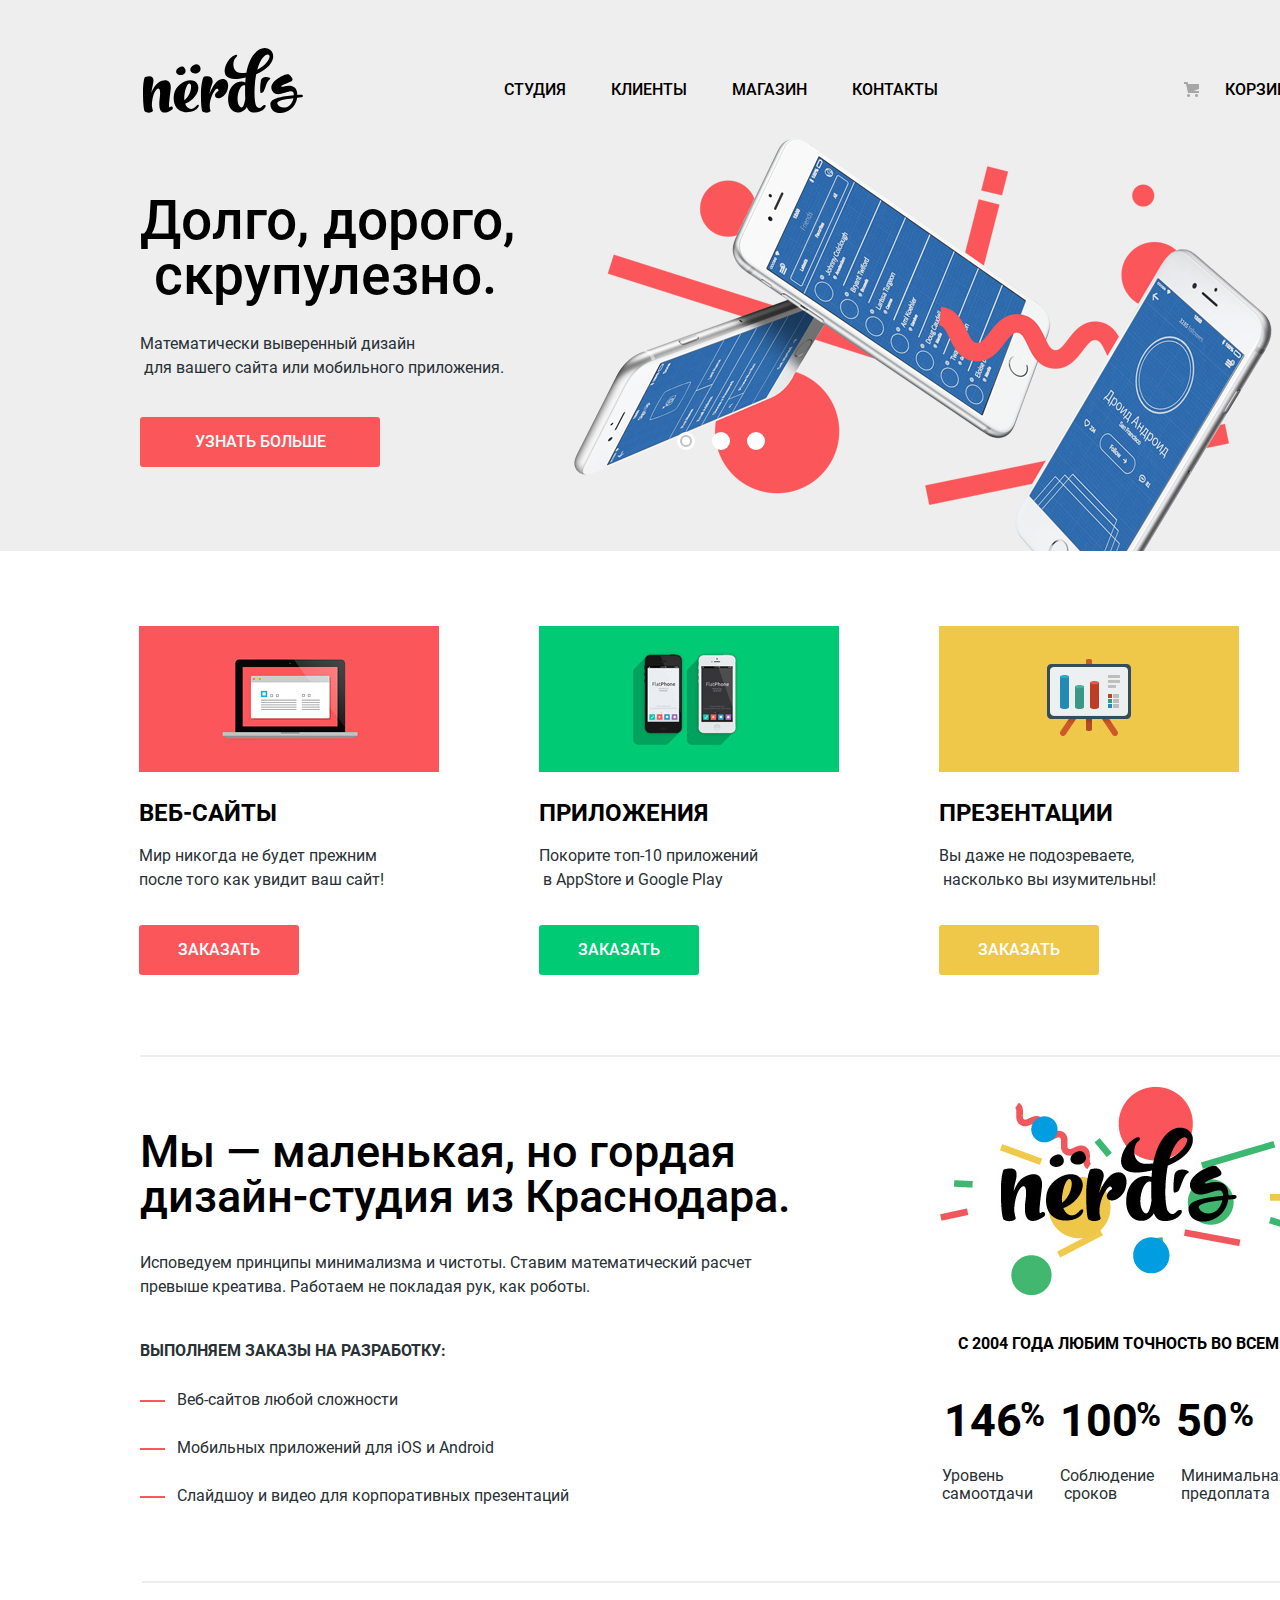
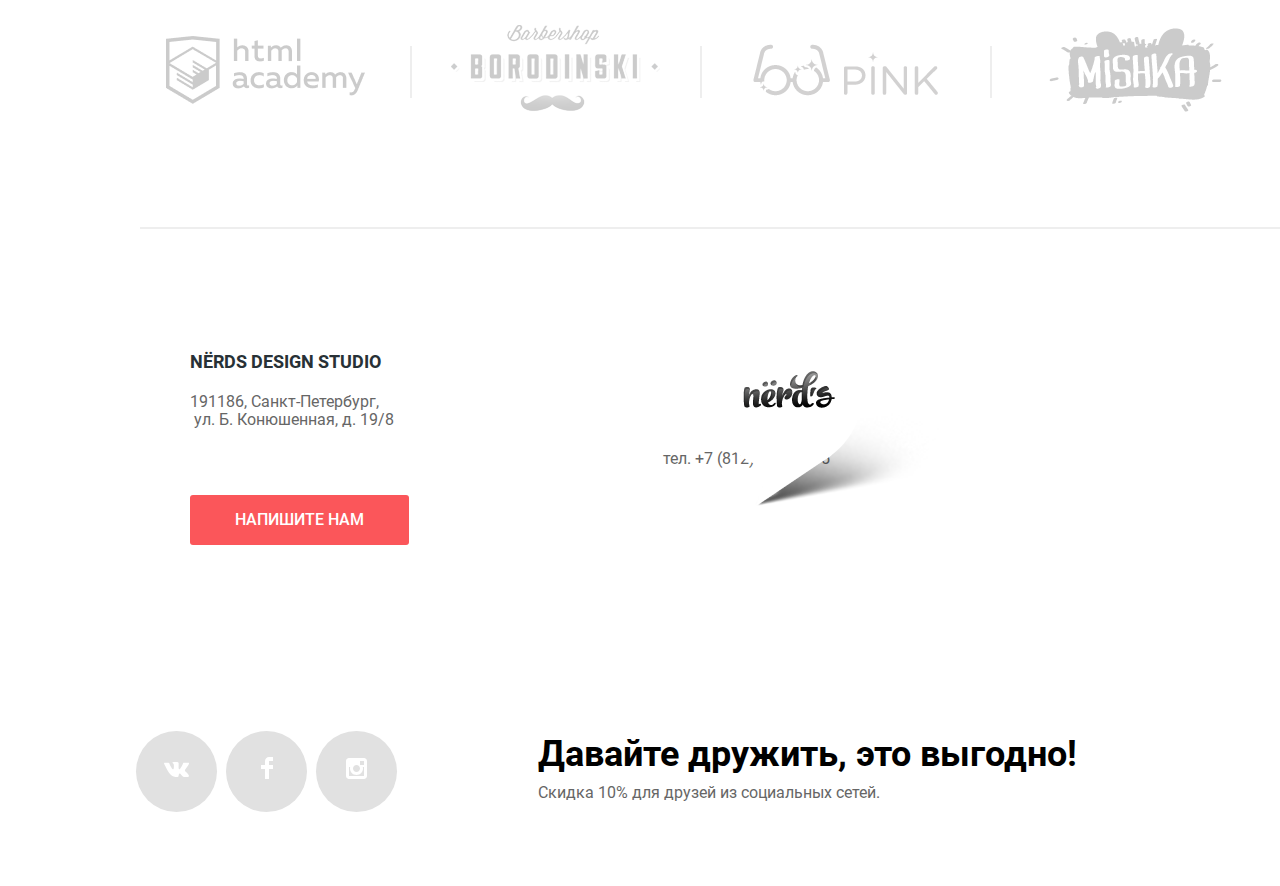
<file: index.html>
<!DOCTYPE HTML>
<html class="page" lang="ru">
<head>
  <meta charset="utf-8">
  <title>Проект Nerds</title>
  <link rel="stylesheet" href="css/normalize.css">
  <link rel="stylesheet" href="css/style.css">
  <link rel="icon" href="favicon.ico">
</head>
<body class="page-body">
<header class="main-header">
  <nav class="main-nav">
    <div class="main-nav-wrapper">
      <div class="container">
        <a class="main-logo" href="index.html">
          <svg xmlns="http://www.w3.org/2000/svg" width="160" height="66" viewBox="0 0 160 66" fill="none">
            <path fill-rule="evenodd" clip-rule="evenodd"
                  d="M48.031 24.783C51.682 28.757 59.647 25.158 57.062 19.861C55.336 16.305 52.75 17.13 50.904 18.041C47.208 19.82 46.509 23.088 48.031 24.783ZM42.105 22.002C44.481 26.868 37.168 30.173 33.813 26.523C32.415 24.968 33.058 21.963 36.449 20.33C38.146 19.494 40.522 18.734 42.105 22.002ZM157.936 50.374C156.715 50.5332 155.442 50.6425 154.221 50.7474L154.179 50.751V50.807C151.764 68.171 127.991 71.038 127.4 57.406C127.131 51.239 138.993 49.456 150.798 48.318C151.007 42.9112 147.233 44.1234 142.648 45.5959C137.829 47.1437 132.115 48.979 129.19 43.717C124.171 34.692 143.822 25.779 145.918 27.615C152.271 33.1766 149.4 34.2063 144.727 35.8824L144.539 35.95C135.049 39.36 138.748 40.057 140.028 39.676C147.597 37.423 154.394 38.636 154.34 47.993C154.955 47.9419 155.557 47.9025 156.154 47.8634L156.154 47.8634C156.807 47.8207 157.452 47.7784 158.097 47.722C160.403 47.507 160.564 50.157 157.936 50.374ZM150.422 51.13C141.298 52.158 133.409 53.566 134.269 56.485C135.985 62.058 147.846 63.303 150.422 51.13ZM117.79 34.23C116.975 39.88 116.996 45.881 117.678 45.918C118.012 45.937 119.982 45.572 120.617 44.411C121.226 43.2934 121.794 41.7543 122.388 40.141L122.388 40.1409L122.388 40.1409L122.388 40.1408L122.388 40.1407L122.388 40.1406L122.388 40.1405C123.586 36.8907 124.895 33.3397 126.883 32.324C129.725 30.873 118.795 27.279 117.79 34.23ZM28.883 62.666C20.964 68.004 14.664 66.825 16.671 51.818C18.121 40.914 15.723 40.297 13.549 42.376C10.704 45.073 8.921 52.099 8.865 58.788C9.12323 60.3951 9.45828 61.9889 9.869 63.564C10.203 65.194 4.962 66.879 1.895 64.575C0.837 63.79 0 55.865 0 45.131C0 36.307 1.171 30.236 2.23 29.956C10.259 27.765 11.542 31.304 9.813 37.937C9.12537 40.5343 8.65871 43.1851 8.418 45.861C10.091 41.197 12.489 37.376 15.221 35.688C22.637 31.024 28.826 33.215 27.655 42.489C25.648 59.069 25.481 61.316 27.265 60.024C29.496 58.45 30.945 61.262 28.883 62.666ZM41.766 65.142C47.176 65.761 52.807 64.074 54.982 60.59C56.821 57.667 55.316 56.655 53.197 59.015C48.737 64.131 44.109 61.826 42.158 56.655L42.66 56.487C52.082 52.721 57.992 42.493 54.257 36.704C49.126 28.723 33.069 35.86 31.061 47.045C29.221 57.386 34.016 64.299 41.766 65.142ZM41.377 53.172C47.232 49.013 49.183 39.852 47.566 37.267C45.838 34.57 42.492 38.784 41.321 49.013C41.21 50.474 41.21 51.878 41.377 53.172ZM77.125 51.051C79.188 50.376 81.494 48.499 83.091 45.992C83.538 45.289 83.914 44.657 84.43 43.012C84.3675 43.2111 84.3915 43.1204 84.4509 42.8953C84.5588 42.4863 84.7839 41.6335 84.82 41.271C84.82 41.215 84.876 40.932 84.932 40.822C86.157 33.965 81.921 30.086 76.065 33.009C72.776 34.638 68.706 40.822 66.253 47.51C66.866 43.912 67.925 40.484 69.096 37.111C71.103 31.154 67.368 28.119 60.956 29.862C59.896 30.143 57.945 37.955 57.945 46.779C57.945 57.513 58.503 63.695 59.562 64.483C62.628 66.843 68.092 65.101 67.535 63.527C67.3189 62.9291 67.1554 62.3284 66.9926 61.7303L66.977 61.673C66.977 61.504 66.977 61.335 66.922 61.167C65.861 54.196 69.933 44.532 73.278 41.946C74.17 41.215 75.396 41.721 75.564 43.632C72.832 44.981 71.94 47.342 71.94 48.353C71.94 51.107 74.727 51.781 77.125 51.051Z"
                  fill="black"/>
            <path fill-rule="evenodd" clip-rule="evenodd"
                  d="M113.207 27.161C112.726 29.6539 112.354 32.1666 112.092 34.692C111.033 44.752 111.48 53.688 112.705 57.678C113.431 59.815 116.162 62.624 118.783 59.701C121.626 56.498 124.75 58.352 120.957 62.117C118.617 64.422 114.268 65.995 109.918 65.545C106.795 65.152 104.9 63.13 103.784 60.04C103.34 60.938 102.837 61.725 102.224 62.342C100.105 64.535 97.539 65.772 94.25 65.434C87.613 64.704 83.712 57.511 85.551 47.281C87.503 36.49 96.87 32.556 102.279 35.424C102.391 34.075 102.502 32.725 102.614 31.32C102.642 31.1795 102.655 31.039 102.669 30.8985C102.683 30.758 102.697 30.6175 102.724 30.477C101.079 30.8387 99.424 31.1575 97.762 31.433C73.787 35.423 82.04 15.864 87.894 10.75C94.53 5.017 95.254 8.895 93.191 10.188C89.511 12.548 87.894 26.093 98.432 26.093C100.161 26.093 101.778 25.981 103.394 25.812C106.685 7.49 116.665 -1.391 124.75 1.532C133.726 4.792 132.779 19.067 113.207 27.161ZM102.279 51.554C102.055 48.012 102.055 44.022 102.112 39.918C102.112 39.6576 102.127 39.3974 102.141 39.1449C102.155 38.9068 102.168 38.6754 102.168 38.457C98.822 36.939 95.533 42.11 94.695 49.249C93.749 57.622 97.483 62.062 99.603 60.04C101.22 58.409 102.056 53.237 102.279 51.554ZM126.365 8.389C124.581 5.747 118.058 8.951 114.267 22.721C123.802 18.167 127.593 10.299 126.365 8.389Z"
                  fill="black"/>
          </svg>
        </a>
        <ul class="nav-list">
          <li class="nav-item"><a href="blank.html">Студия
          </a></li>
          <li class="nav-item"><a class="nav-link" href="blank.html">Клиенты</a></li>
          <li class="nav-item"><a class="nav-link" href="catalog.html">Магазин</a></li>
          <li class="nav-item"><a class="nav-link" href="blank.html">Контакты</a></li>
        </ul>
        <div class="icon-cart">
          <a class="item-cart nav-link" href="blank.html">
            Корзина</a>
        </div>
      </div>
    </div>
  </nav>
</header>
<div class="main-slider-wrapper">
  <section class="slider">
    <h1 class="visually-hidden">Проект Нёрдс</h1>
    <h2 class="visually-hidden">Слайдер</h2>
    <div class="container">
      <ul class="slider-list">
        <li class="slide  slide-current">
          <div class="slide-about"><h3>Долго, дорого,<br> скрупулезно.</h3>
            <p>Математически выверенный дизайн<br> для вашего сайта или мобильного приложения.</p>
            <a class="slider-info" href="blank.html">УЗНАТЬ БОЛЬШЕ</a>
          </div>
          <div class="slide-img">
            <img src="img/nerds-index-slide1.png" width="760" height="430" alt="слайд с телефонами">
          </div>
        </li>
        <li class="slide ">
          <div class="slide-about"><h3>Любим математику как никто другой</h3>
            <p>Никакого креатива, только математические формулы<br>для расчета идеальных пропорций</p>
            <a class="slider-info" href="blank.html">УЗНАТЬ БОЛЬШЕ</a></div>
          <div class="slide-img"><img src="img/nerds-index-slide2.png" width="760" height="431"
                                      alt="слайд с мониторами">
          </div>
        </li>
        <li class="slide">
          <div class="slide-about"><h3>Только ночь,<br>только хардкор</h3>
            <p>Работать днем, как все? Мы против этого.<br>Ближе к полуночи работа только начинается.</p>
            <a class="slider-info" href="blank.html">УЗНАТЬ БОЛЬШЕ</a>
          </div>
          <div class="slide-img"><img src="img/nerds-index-slide3.png" width="760" height="431"
                                      alt="слайд с планшетами">
          </div>
        </li>
      </ul>
      <div class="slider-controls">
        <button class="controls current" type="button" aria-label="Первый слайд"><i></i></button>
        <button class="controls " type="button" aria-label="Второй слайд"><i></i></button>
        <button class="controls" type="button" aria-label="Третий слайд"><i></i></button>
      </div>
    </div>
  </section>
</div>
<section class="services">
  <h2 class="visually-hidden">Наши работы</h2>
  <div class="container">
    <ul class="services-list">
      <li class="services-web">
        <img src="img/illustration-1.jpg" width="300" height="146" alt="фото компьютера">
        <h3>Веб-сайты</h3>
        <p>Мир никогда не будет прежним<br>после того как увидит ваш сайт!</p>
        <a class="services-order" href="blank.html">заказать</a>
      </li>
      <li class="services-app">
        <img src="img/illustration-2.jpg" width="300" height="146" alt="фото телефонов">
        <h3>Приложения</h3>
        <p>Покорите топ-10 приложений<br> в AppStore и Google Play</p>
        <a class="services-order" href="blank.html">заказать</a>
      </li>
      <li class="services-presentetion">
        <img src="img/illustration-3.jpg" width="300" height="146" alt="фото экрана">
        <h3>Презентации</h3>
        <p>Вы даже не подозреваете,<br> насколько вы изумительны!</p>
        <a class="services-order" href="blank.html">заказать</a>
      </li>
    </ul>
  </div>
</section>

  <section class="advantages">
    <div class="container">
    <h2 class="visually-hidden">Преимушества</h2>
    <div class="advantages-info">
      <h3>Мы — маленькая, но гордая<br>дизайн-студия из Краснодара.</h3>
      <p>Исповедуем принципы минимализма и чистоты. Ставим математический расчет <br>превыше креатива. Работаем не
        покладая рук, как роботы.</p>
      <strong>Выполняем заказы на разработку:</strong>
      <ul class="info-list">
        <li class="info-item"> Веб-сайтов любой сложности</li>
        <li class="info-item"> Мобильных приложений для iOS и Android</li>
        <li class="info-item"> Слайдшоу и видео для корпоративных презентаций</li>
      </ul>
    </div>
    <div class="advantages-statistick">
      <img src="img/nerds-illustration1.png" width="360" height="208" alt="логотип Нердс">
      <table class="table">
        <caption class="caption"><b>с 2004 года Любим точность во всем:</b></caption>
        <thead class="thead">
        <tr>
          <td><b>146 <sup class="sup">%</sup></b></td>
          <td><b>100 <sup class="sup">%</sup></b></td>
          <td><b>50 <sup class="sup">%</sup></b></td>
        </tr>
        </thead>
        <tbody class="tbody">
        <tr>
          <td>Уровень<br>самоотдачи</td>
          <td>Соблюдение<br> сроков</td>
          <td>Минимальная <br>предоплата</td>
        </tr>
        </tbody>
      </table>
    </div>
  </div>
  </section>
  <section class="sites">
    <div class="container">
    <h2 class="visually-hidden">Наши работы</h2>
    <ul class="sites-list">
      <li class="sites-item">
        <a href="http://htmlacademy.ru/intensive/htmlcss"><img src="img/html-sites.png" width="199" height="67" alt="логотип htmlacademy"></a>
      </li>
      <li class="sites-item">
        <a href="blank.html"><img src="img/borodinski.png" width="209" height="90" alt="логотип бородинский"></a>
      </li>
      <li class="sites-item">
        <a href="blank.html"><img src="img/pink.png" width="185" height="52" alt="логтип пинк"></a>
      </li>
      <li class="sites-item cur">
        <a href="blank.html"><img src="img/mishka.png" width="173" height="84" alt="логотип мишка"></a>
      </li>
    </ul>
  </div>
  </section>
<section class="location">
  <iframe
    src="https://www.google.com/maps/embed?pb=!1m18!1m12!1m3!1d499.6548843040408!2d30.32205229927831!3d59.93845515293437!2m3!1f0!2f0!3f0!3m2!1i1024!2i768!4f13.1!3m3!1m2!1s0x4696310fca145cc1%3A0x42b32648d8238007!2z0JHQvtC70YzRiNCw0Y8g0JrQvtC90Y7RiNC10L3QvdCw0Y8g0YPQuy4sIDE5LzgsINCh0LDQvdC60YIt0J_QtdGC0LXRgNCx0YPRgNCzLCDQoNC-0YHRgdC40Y8sIDE5MTE4Ng!5e0!3m2!1sru!2sby!4v1615289316536!5m2!1sru!2sby"
    style="border:0;" allowfullscreen="" loading="lazy"
    title="Офис по адресу:191186, Санкт-Петербург,  ул. Б. Конюшенная, д. 19/8  ">
  </iframe>
  <h2 class="visually-hidden">Как до нас добраться</h2>

  <div class="contacts-wrapper">
    <div class="contacts">
      <div class="container">
        <img src="img/map-marker.svg" width="231" height="190" alt="Логотип Нердс на карте">
        <h3>NЁRDS DESIGN STUDIO</h3>
        <p>191186, Санкт-Петербург,<br> ул. Б. Конюшенная, д. 19/8  <br><br><a class="tel" href="tel:+78122757575">тел.
          +7 (812) 275-75-75</a></p>
        <a class="btn send-us" href="blank.html">Напишите нам</a>
      </div>
    </div>
  </div>
</section>
<footer class="footer">
  <div class="container">
    <div class="main-footer">
      <ul class="social-list">
        <li class="social-item"><a class="social-button" href="blank.html" aria-label="Вконтакте"><img
          src="img/vk-icon.svg" width="26" height="15" alt="мы в вконтакте"> </a>
        </li>
        <li class="social-item"><a class="social-button" href="blank.html" aria-label="Вфейсбуке"><img
          src="img/fb-icon.svg" width="12" height="22" alt="мы в фейсбуке"> </a>
        </li>
        <li class="social-item"><a class="social-button" href="blank.html" aria-label="Винстаграмме"><img
          src="img/insta-icon.svg" width="21" height="21" alt="мы в инстаграме"> </a></li>
      </ul>
      <div class="social-info">
        <h3>Давайте дружить, это выгодно!</h3>
        <p>Скидка 10% для друзей из социальных сетей.</p>
      </div>
    </div>
  </div>
</footer>
<section class="info-send visually-hidden">
  <h3>Напишите нам</h3>
  <div class="modal-form">
    <form class="form-login" action="https://echo.htmlacademy.ru" method="post">
      <p class="username">
        <label class="user" for="name">Ваше имя:</label>
        <input class="login-user" type="text" id="name" name="name" placeholder="Имя Фамилия" required>
      </p>
      <p class="useremail">
        <label class="user" for="send-email">Ваш email:</label>
        <input type="email" id="send-email" name="send-email" placeholder="email@example.com" required>
      </p>
      <p class="usertext">
        <label class="user" for="text-letter">Текст письма:</label>
        <input type="text" id="text-letter" name="text-letter" placeholder="В свободной форме">
      </p>
      <button class="btn btn-send " type="submit">Отправить</button>
    </form>
    <button class="btn-close" type="button" aria-label="Закрыть"></button>
  </div>
</section>
</body>
</html>
</file>
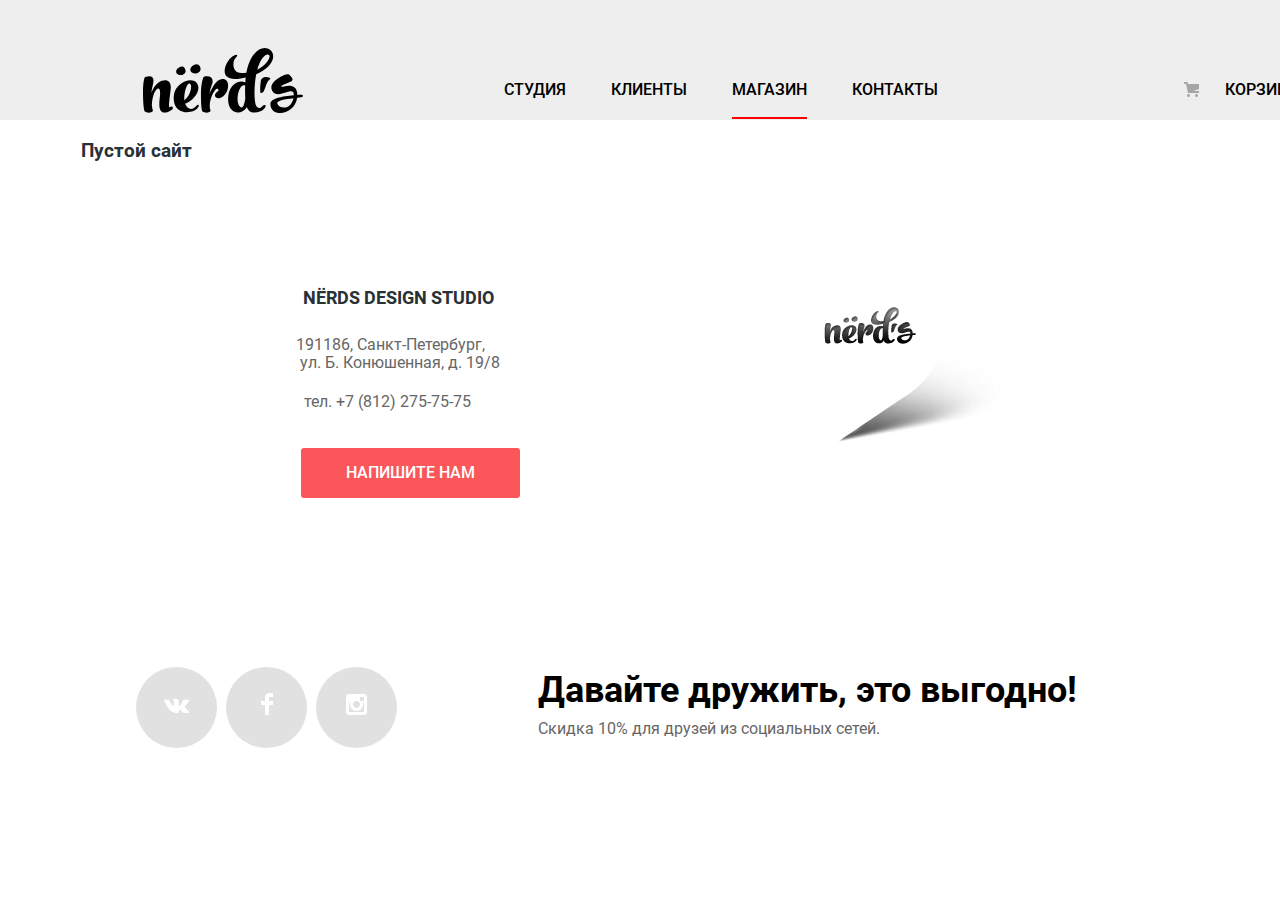
<file: blank.html>
<!DOCTYPE HTML>
<html class="page" lang="ru">
<head>
  <meta charset="utf-8">
  <title>Проект Nerds</title>
  <link rel="stylesheet" href="css/normalize.css">
  <link rel="stylesheet" href="css/style.css">
  <link rel="icon" href="favicon.ico">
</head>
<body class="page-body">
<header class="main-header">
  <nav class="main-nav">
    <div class="main-nav-wrapper">
      <div class="container">
        <a class="main-logo" href="index.html">
          <svg xmlns="http://www.w3.org/2000/svg" width="160" height="66" viewBox="0 0 160 66" fill="none">
            <path fill-rule="evenodd" clip-rule="evenodd"
                  d="M48.031 24.783C51.682 28.757 59.647 25.158 57.062 19.861C55.336 16.305 52.75 17.13 50.904 18.041C47.208 19.82 46.509 23.088 48.031 24.783ZM42.105 22.002C44.481 26.868 37.168 30.173 33.813 26.523C32.415 24.968 33.058 21.963 36.449 20.33C38.146 19.494 40.522 18.734 42.105 22.002ZM157.936 50.374C156.715 50.5332 155.442 50.6425 154.221 50.7474L154.179 50.751V50.807C151.764 68.171 127.991 71.038 127.4 57.406C127.131 51.239 138.993 49.456 150.798 48.318C151.007 42.9112 147.233 44.1234 142.648 45.5959C137.829 47.1437 132.115 48.979 129.19 43.717C124.171 34.692 143.822 25.779 145.918 27.615C152.271 33.1766 149.4 34.2063 144.727 35.8824L144.539 35.95C135.049 39.36 138.748 40.057 140.028 39.676C147.597 37.423 154.394 38.636 154.34 47.993C154.955 47.9419 155.557 47.9025 156.154 47.8634L156.154 47.8634C156.807 47.8207 157.452 47.7784 158.097 47.722C160.403 47.507 160.564 50.157 157.936 50.374ZM150.422 51.13C141.298 52.158 133.409 53.566 134.269 56.485C135.985 62.058 147.846 63.303 150.422 51.13ZM117.79 34.23C116.975 39.88 116.996 45.881 117.678 45.918C118.012 45.937 119.982 45.572 120.617 44.411C121.226 43.2934 121.794 41.7543 122.388 40.141L122.388 40.1409L122.388 40.1409L122.388 40.1408L122.388 40.1407L122.388 40.1406L122.388 40.1405C123.586 36.8907 124.895 33.3397 126.883 32.324C129.725 30.873 118.795 27.279 117.79 34.23ZM28.883 62.666C20.964 68.004 14.664 66.825 16.671 51.818C18.121 40.914 15.723 40.297 13.549 42.376C10.704 45.073 8.921 52.099 8.865 58.788C9.12323 60.3951 9.45828 61.9889 9.869 63.564C10.203 65.194 4.962 66.879 1.895 64.575C0.837 63.79 0 55.865 0 45.131C0 36.307 1.171 30.236 2.23 29.956C10.259 27.765 11.542 31.304 9.813 37.937C9.12537 40.5343 8.65871 43.1851 8.418 45.861C10.091 41.197 12.489 37.376 15.221 35.688C22.637 31.024 28.826 33.215 27.655 42.489C25.648 59.069 25.481 61.316 27.265 60.024C29.496 58.45 30.945 61.262 28.883 62.666ZM41.766 65.142C47.176 65.761 52.807 64.074 54.982 60.59C56.821 57.667 55.316 56.655 53.197 59.015C48.737 64.131 44.109 61.826 42.158 56.655L42.66 56.487C52.082 52.721 57.992 42.493 54.257 36.704C49.126 28.723 33.069 35.86 31.061 47.045C29.221 57.386 34.016 64.299 41.766 65.142ZM41.377 53.172C47.232 49.013 49.183 39.852 47.566 37.267C45.838 34.57 42.492 38.784 41.321 49.013C41.21 50.474 41.21 51.878 41.377 53.172ZM77.125 51.051C79.188 50.376 81.494 48.499 83.091 45.992C83.538 45.289 83.914 44.657 84.43 43.012C84.3675 43.2111 84.3915 43.1204 84.4509 42.8953C84.5588 42.4863 84.7839 41.6335 84.82 41.271C84.82 41.215 84.876 40.932 84.932 40.822C86.157 33.965 81.921 30.086 76.065 33.009C72.776 34.638 68.706 40.822 66.253 47.51C66.866 43.912 67.925 40.484 69.096 37.111C71.103 31.154 67.368 28.119 60.956 29.862C59.896 30.143 57.945 37.955 57.945 46.779C57.945 57.513 58.503 63.695 59.562 64.483C62.628 66.843 68.092 65.101 67.535 63.527C67.3189 62.9291 67.1554 62.3284 66.9926 61.7303L66.977 61.673C66.977 61.504 66.977 61.335 66.922 61.167C65.861 54.196 69.933 44.532 73.278 41.946C74.17 41.215 75.396 41.721 75.564 43.632C72.832 44.981 71.94 47.342 71.94 48.353C71.94 51.107 74.727 51.781 77.125 51.051Z"
                  fill="black"/>
            <path fill-rule="evenodd" clip-rule="evenodd"
                  d="M113.207 27.161C112.726 29.6539 112.354 32.1666 112.092 34.692C111.033 44.752 111.48 53.688 112.705 57.678C113.431 59.815 116.162 62.624 118.783 59.701C121.626 56.498 124.75 58.352 120.957 62.117C118.617 64.422 114.268 65.995 109.918 65.545C106.795 65.152 104.9 63.13 103.784 60.04C103.34 60.938 102.837 61.725 102.224 62.342C100.105 64.535 97.539 65.772 94.25 65.434C87.613 64.704 83.712 57.511 85.551 47.281C87.503 36.49 96.87 32.556 102.279 35.424C102.391 34.075 102.502 32.725 102.614 31.32C102.642 31.1795 102.655 31.039 102.669 30.8985C102.683 30.758 102.697 30.6175 102.724 30.477C101.079 30.8387 99.424 31.1575 97.762 31.433C73.787 35.423 82.04 15.864 87.894 10.75C94.53 5.017 95.254 8.895 93.191 10.188C89.511 12.548 87.894 26.093 98.432 26.093C100.161 26.093 101.778 25.981 103.394 25.812C106.685 7.49 116.665 -1.391 124.75 1.532C133.726 4.792 132.779 19.067 113.207 27.161ZM102.279 51.554C102.055 48.012 102.055 44.022 102.112 39.918C102.112 39.6576 102.127 39.3974 102.141 39.1449C102.155 38.9068 102.168 38.6754 102.168 38.457C98.822 36.939 95.533 42.11 94.695 49.249C93.749 57.622 97.483 62.062 99.603 60.04C101.22 58.409 102.056 53.237 102.279 51.554ZM126.365 8.389C124.581 5.747 118.058 8.951 114.267 22.721C123.802 18.167 127.593 10.299 126.365 8.389Z"
                  fill="black"/>
          </svg>
        </a>
        <ul class="nav-list">
          <li class="nav-item"><a href="blank.html">Студия
          </a></li>
          <li class="nav-item"><a class="nav-link" href="blank.html">Клиенты</a></li>
          <li class="nav-item active"><a class="nav-link" href="catalog.html">Магазин</a></li>
          <li class="nav-item"><a class="nav-link" href="blank.html">Контакты</a></li>
        </ul>
        <div class="icon-cart">
          <a class="item-cart nav-link" href="blank.html">
            Корзина</a>
        </div>
      </div>
    </div>
  </nav>
</header></header>
<div class="container">
  <h3>Пустой сайт</h3>
</div>
<section class="location">
  <iframe
    src="https://www.google.com/maps/embed?pb=!1m18!1m12!1m3!1d499.6548843040408!2d30.32205229927831!3d59.93845515293437!2m3!1f0!2f0!3f0!3m2!1i1024!2i768!4f13.1!3m3!1m2!1s0x4696310fca145cc1%3A0x42b32648d8238007!2z0JHQvtC70YzRiNCw0Y8g0JrQvtC90Y7RiNC10L3QvdCw0Y8g0YPQuy4sIDE5LzgsINCh0LDQvdC60YIt0J_QtdGC0LXRgNCx0YPRgNCzLCDQoNC-0YHRgdC40Y8sIDE5MTE4Ng!5e0!3m2!1sru!2sby!4v1615289316536!5m2!1sru!2sby"
    style="border:0;" allowfullscreen="" loading="lazy"
    title="Офис по адресу:191186, Санкт-Петербург,  ул. Б. Конюшенная, д. 19/8  ">
  </iframe>
  <h2 class="visually-hidden">Как до нас добраться</h2>
  <div class="container">
    <div class="contacts-wrapper">
      <div class="contacts">
        <img src="img/map-marker.svg" width="231" height="190" alt="Логотип Нердс на карте">
        <h3>NЁRDS DESIGN STUDIO</h3>
        <p>191186, Санкт-Петербург,<br> ул. Б. Конюшенная, д. 19/8  <br><br><a class="tel" href="tel:+78122757575">тел.
          +7 (812) 275-75-75</a></p>
        <a class="btn send-us" href="blank.html">Напишите нам</a>
      </div>
    </div>
  </div>
</section>
<footer class="footer">
  <div class="container">
    <div class="main-footer">
      <ul class="social-list">
        <li class="social-item"><a class="social-button" href="blank.html" aria-label="Вконтакте"><img
          src="img/vk-icon.svg" width="26" height="15" alt="мы в вконтакте"> </a>
        </li>
        <li class="social-item"><a class="social-button" href="blank.html" aria-label="Вфейсбуке"><img
          src="img/fb-icon.svg" width="12" height="22" alt="мы в фейсбуке"> </a>
        </li>
        <li class="social-item"><a class="social-button" href="blank.html" aria-label="Винстаграмме"><img
          src="img/insta-icon.svg" width="21" height="21" alt="мы в инстаграме"> </a></li>
      </ul>
      <div class="social-info">
        <h3>Давайте дружить, это выгодно!</h3>
        <p>Скидка 10% для друзей из социальных сетей.</p>
      </div>
    </div>
  </div>
</footer>
</file>
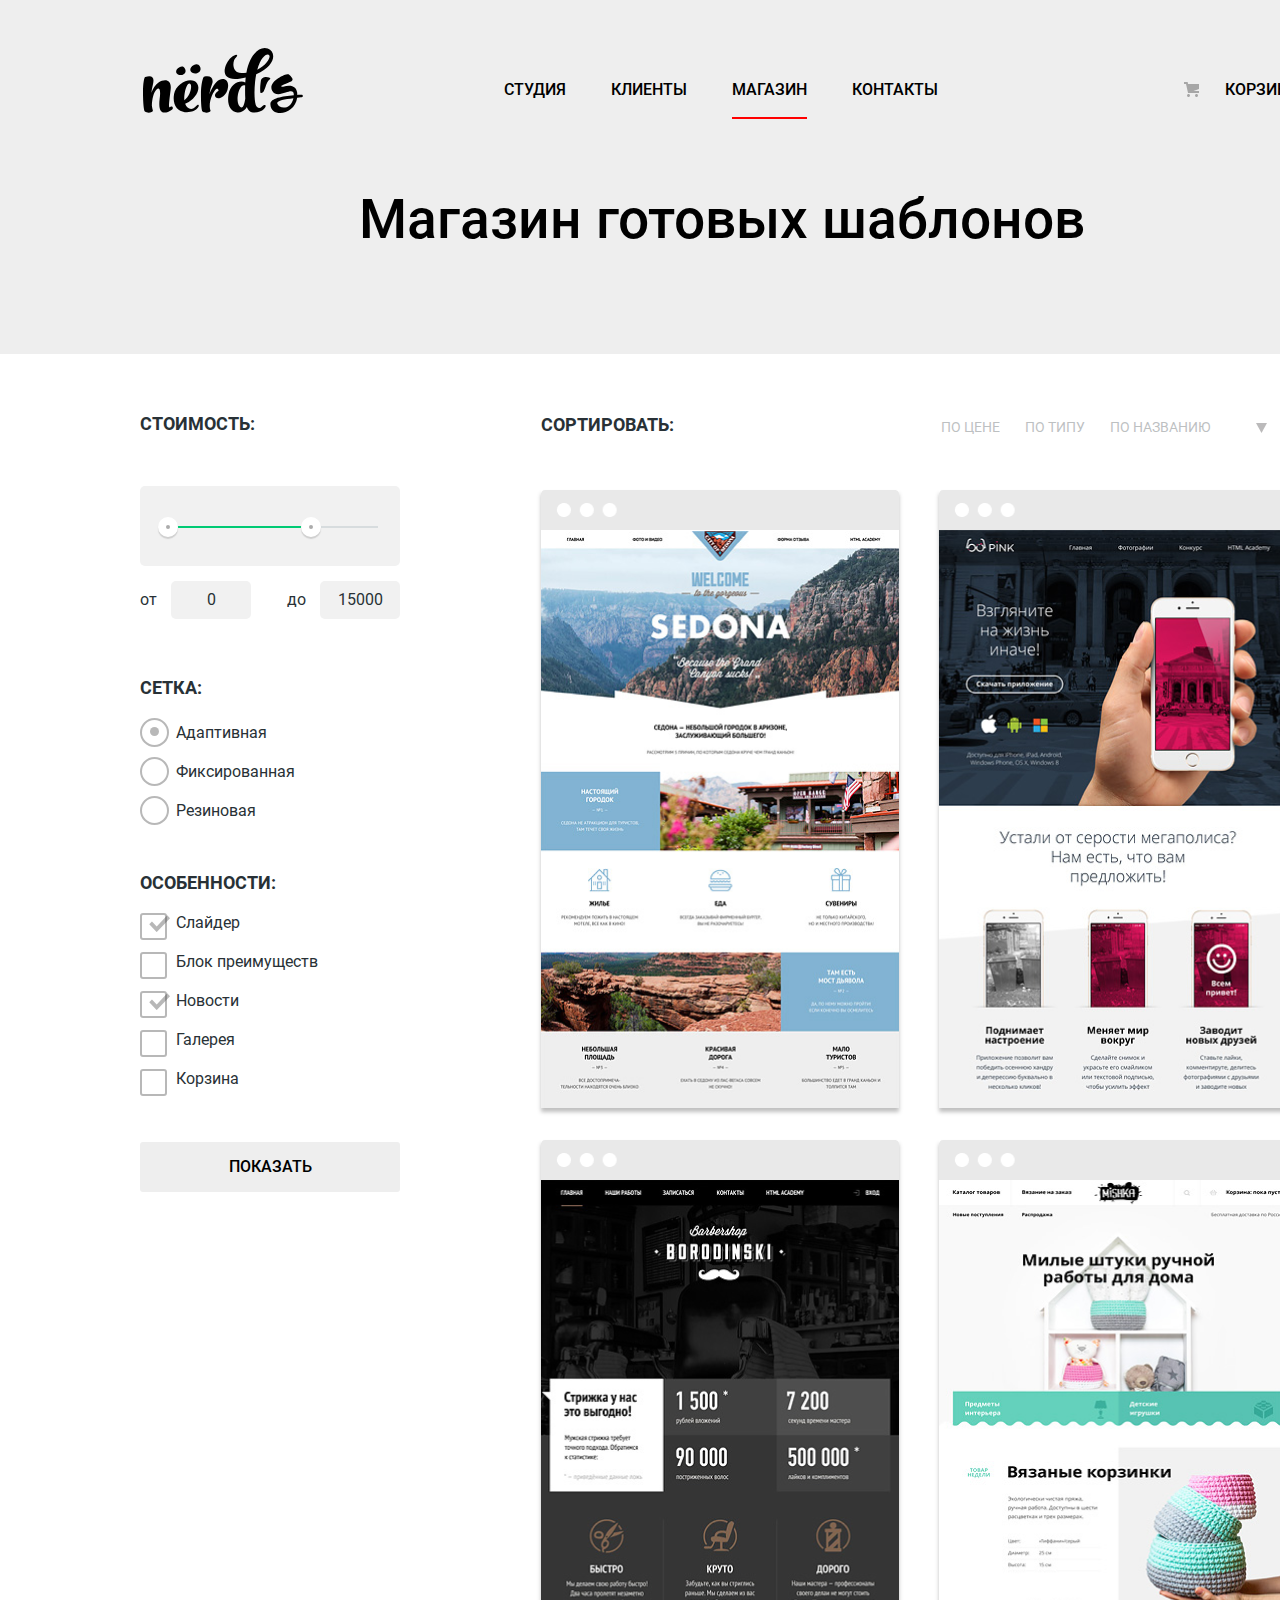
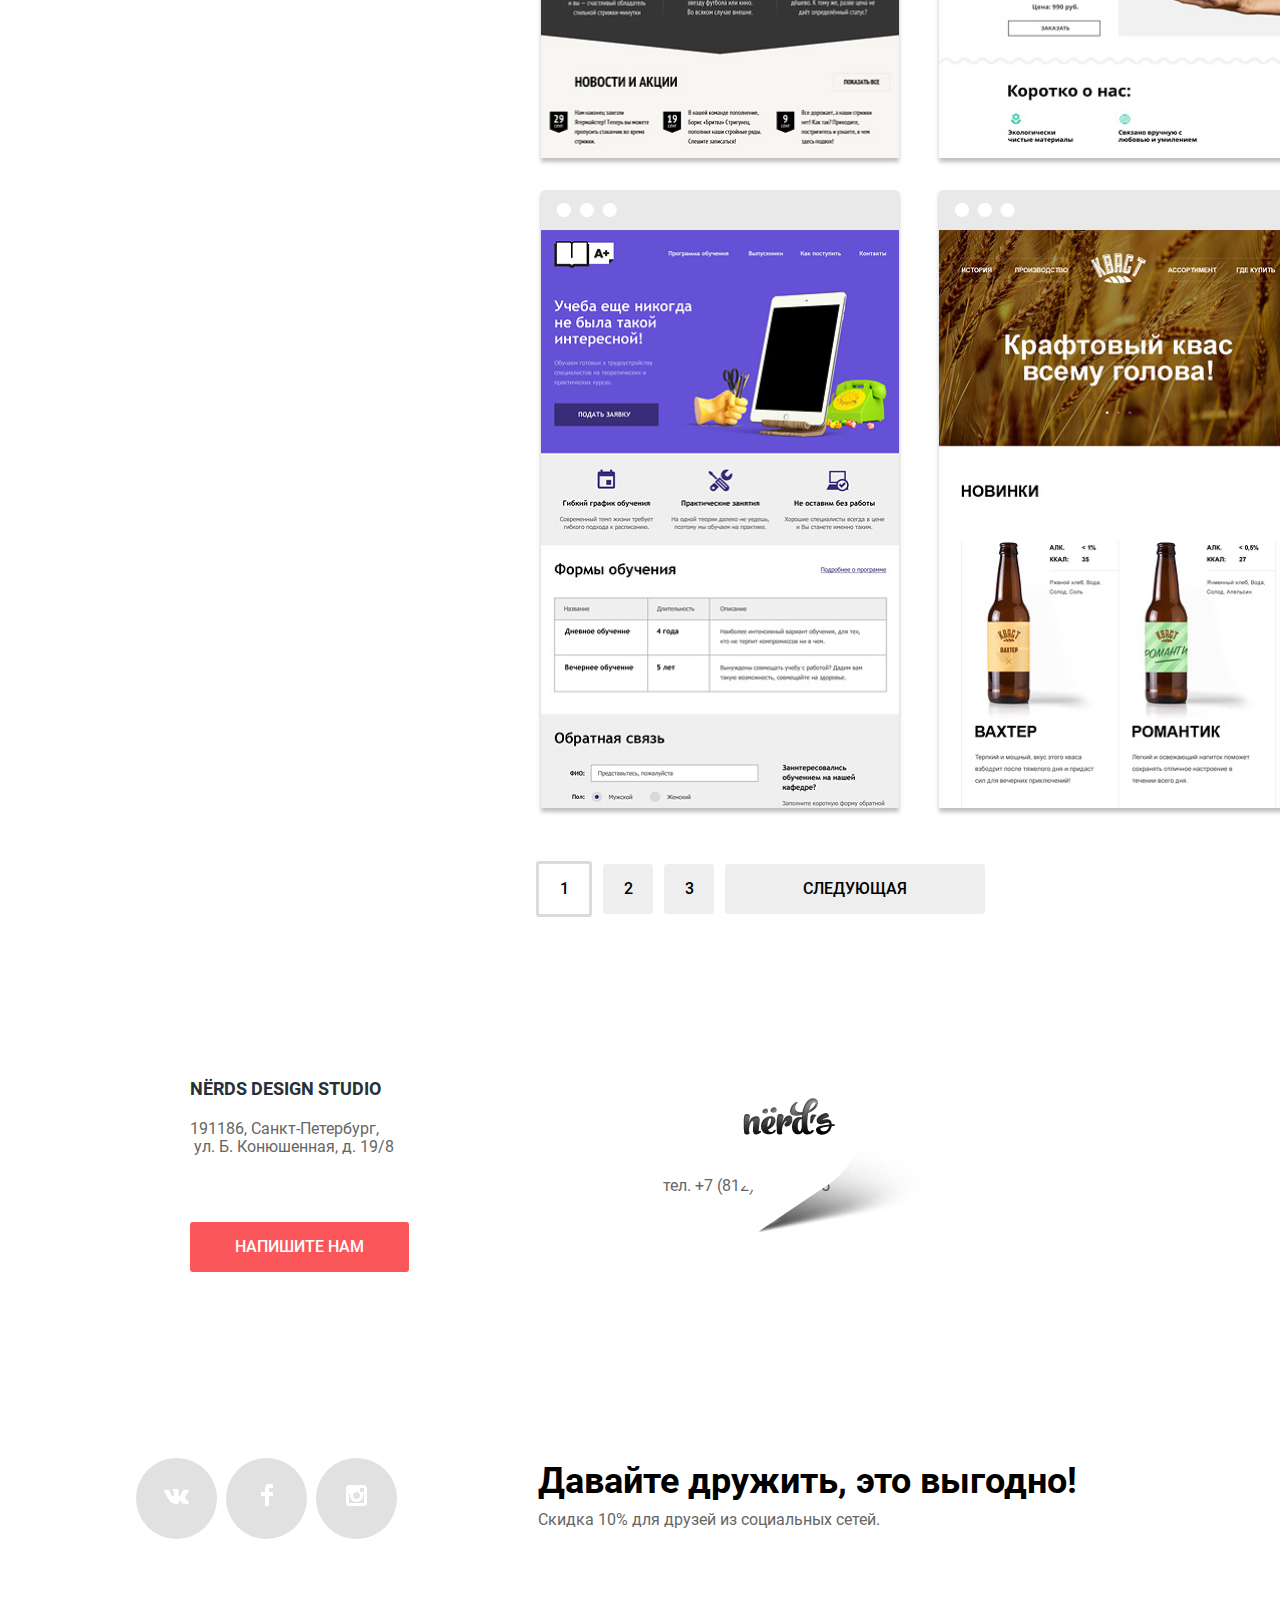
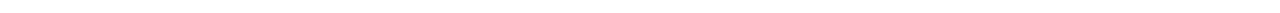
<file: catalog.html>
<!DOCTYPE HTML>
<html class="page" lang="ru">
<head>
  <meta charset="utf-8">
  <title>Проект Nerds</title>
  <link rel="stylesheet" href="css/normalize.css">
  <link rel="stylesheet" href="css/style.css">
  <link rel="icon" href="favicon.ico">
</head>
<body class="page-body">
<header class="main-header">
  <nav class="main-nav">
    <div class="main-nav-wrapper">
      <div class="container">
        <a class="main-logo" href="index.html">
          <svg xmlns="http://www.w3.org/2000/svg" width="160" height="66" viewBox="0 0 160 66" fill="none">
            <path fill-rule="evenodd" clip-rule="evenodd"
                  d="M48.031 24.783C51.682 28.757 59.647 25.158 57.062 19.861C55.336 16.305 52.75 17.13 50.904 18.041C47.208 19.82 46.509 23.088 48.031 24.783ZM42.105 22.002C44.481 26.868 37.168 30.173 33.813 26.523C32.415 24.968 33.058 21.963 36.449 20.33C38.146 19.494 40.522 18.734 42.105 22.002ZM157.936 50.374C156.715 50.5332 155.442 50.6425 154.221 50.7474L154.179 50.751V50.807C151.764 68.171 127.991 71.038 127.4 57.406C127.131 51.239 138.993 49.456 150.798 48.318C151.007 42.9112 147.233 44.1234 142.648 45.5959C137.829 47.1437 132.115 48.979 129.19 43.717C124.171 34.692 143.822 25.779 145.918 27.615C152.271 33.1766 149.4 34.2063 144.727 35.8824L144.539 35.95C135.049 39.36 138.748 40.057 140.028 39.676C147.597 37.423 154.394 38.636 154.34 47.993C154.955 47.9419 155.557 47.9025 156.154 47.8634L156.154 47.8634C156.807 47.8207 157.452 47.7784 158.097 47.722C160.403 47.507 160.564 50.157 157.936 50.374ZM150.422 51.13C141.298 52.158 133.409 53.566 134.269 56.485C135.985 62.058 147.846 63.303 150.422 51.13ZM117.79 34.23C116.975 39.88 116.996 45.881 117.678 45.918C118.012 45.937 119.982 45.572 120.617 44.411C121.226 43.2934 121.794 41.7543 122.388 40.141L122.388 40.1409L122.388 40.1409L122.388 40.1408L122.388 40.1407L122.388 40.1406L122.388 40.1405C123.586 36.8907 124.895 33.3397 126.883 32.324C129.725 30.873 118.795 27.279 117.79 34.23ZM28.883 62.666C20.964 68.004 14.664 66.825 16.671 51.818C18.121 40.914 15.723 40.297 13.549 42.376C10.704 45.073 8.921 52.099 8.865 58.788C9.12323 60.3951 9.45828 61.9889 9.869 63.564C10.203 65.194 4.962 66.879 1.895 64.575C0.837 63.79 0 55.865 0 45.131C0 36.307 1.171 30.236 2.23 29.956C10.259 27.765 11.542 31.304 9.813 37.937C9.12537 40.5343 8.65871 43.1851 8.418 45.861C10.091 41.197 12.489 37.376 15.221 35.688C22.637 31.024 28.826 33.215 27.655 42.489C25.648 59.069 25.481 61.316 27.265 60.024C29.496 58.45 30.945 61.262 28.883 62.666ZM41.766 65.142C47.176 65.761 52.807 64.074 54.982 60.59C56.821 57.667 55.316 56.655 53.197 59.015C48.737 64.131 44.109 61.826 42.158 56.655L42.66 56.487C52.082 52.721 57.992 42.493 54.257 36.704C49.126 28.723 33.069 35.86 31.061 47.045C29.221 57.386 34.016 64.299 41.766 65.142ZM41.377 53.172C47.232 49.013 49.183 39.852 47.566 37.267C45.838 34.57 42.492 38.784 41.321 49.013C41.21 50.474 41.21 51.878 41.377 53.172ZM77.125 51.051C79.188 50.376 81.494 48.499 83.091 45.992C83.538 45.289 83.914 44.657 84.43 43.012C84.3675 43.2111 84.3915 43.1204 84.4509 42.8953C84.5588 42.4863 84.7839 41.6335 84.82 41.271C84.82 41.215 84.876 40.932 84.932 40.822C86.157 33.965 81.921 30.086 76.065 33.009C72.776 34.638 68.706 40.822 66.253 47.51C66.866 43.912 67.925 40.484 69.096 37.111C71.103 31.154 67.368 28.119 60.956 29.862C59.896 30.143 57.945 37.955 57.945 46.779C57.945 57.513 58.503 63.695 59.562 64.483C62.628 66.843 68.092 65.101 67.535 63.527C67.3189 62.9291 67.1554 62.3284 66.9926 61.7303L66.977 61.673C66.977 61.504 66.977 61.335 66.922 61.167C65.861 54.196 69.933 44.532 73.278 41.946C74.17 41.215 75.396 41.721 75.564 43.632C72.832 44.981 71.94 47.342 71.94 48.353C71.94 51.107 74.727 51.781 77.125 51.051Z"
                  fill="black"/>
            <path fill-rule="evenodd" clip-rule="evenodd"
                  d="M113.207 27.161C112.726 29.6539 112.354 32.1666 112.092 34.692C111.033 44.752 111.48 53.688 112.705 57.678C113.431 59.815 116.162 62.624 118.783 59.701C121.626 56.498 124.75 58.352 120.957 62.117C118.617 64.422 114.268 65.995 109.918 65.545C106.795 65.152 104.9 63.13 103.784 60.04C103.34 60.938 102.837 61.725 102.224 62.342C100.105 64.535 97.539 65.772 94.25 65.434C87.613 64.704 83.712 57.511 85.551 47.281C87.503 36.49 96.87 32.556 102.279 35.424C102.391 34.075 102.502 32.725 102.614 31.32C102.642 31.1795 102.655 31.039 102.669 30.8985C102.683 30.758 102.697 30.6175 102.724 30.477C101.079 30.8387 99.424 31.1575 97.762 31.433C73.787 35.423 82.04 15.864 87.894 10.75C94.53 5.017 95.254 8.895 93.191 10.188C89.511 12.548 87.894 26.093 98.432 26.093C100.161 26.093 101.778 25.981 103.394 25.812C106.685 7.49 116.665 -1.391 124.75 1.532C133.726 4.792 132.779 19.067 113.207 27.161ZM102.279 51.554C102.055 48.012 102.055 44.022 102.112 39.918C102.112 39.6576 102.127 39.3974 102.141 39.1449C102.155 38.9068 102.168 38.6754 102.168 38.457C98.822 36.939 95.533 42.11 94.695 49.249C93.749 57.622 97.483 62.062 99.603 60.04C101.22 58.409 102.056 53.237 102.279 51.554ZM126.365 8.389C124.581 5.747 118.058 8.951 114.267 22.721C123.802 18.167 127.593 10.299 126.365 8.389Z"
                  fill="black"/>
          </svg>
        </a>
        <ul class="nav-list">
          <li class="nav-item"><a href="blank.html">Студия
          </a></li>
          <li class="nav-item"><a class="nav-link" href="blank.html">Клиенты</a></li>
          <li class="nav-item active"><a class="nav-link" href="catalog.html">Магазин</a></li>
          <li class="nav-item"><a class="nav-link" href="blank.html">Контакты</a></li>
        </ul>
        <div class="icon-cart">
          <a class="item-cart nav-link" href="blank.html">
            Корзина</a>
        </div>
      </div>
    </div>
  </nav>
</header>
<section class="main-catalog">
  <div class="main-nav-wrapper">
    <div class="container">
      <div class="heading"><h3>Магазин готовых шаблонов</h3></div>
    </div>
  </div>
</section>
    <div class="catalog-products">
      <div class="container">
      <section class="filter">
        <h2 class="visually-hidden">Фильтр товаров</h2>
        <form class="form" method="get" action="https://echo.htmlacademy.ru">
          <fieldset class="filter-item">
            <legend class="price">Стоимость:</legend>
            <div class="range-filter">
              <div class="range-controls">
                <div class="scale">
                  <div class="bar" style="
            width: 70%;
            margin-left: 0"></div>
                </div>
                <div class="toogle toogle-min" tabindex="0" style="left: 7%"></div>
                <div class="toogle toogle-max" tabindex="0" style="left: 62%"></div>
              </div>
              <div class="price-controls">
                <label class="min-price">
                  от <input type="text" name="min-price" value="0">
                </label>
                <label class="max-price">
                  до <input type="text" name="max-price" value="15000">
                </label>
              </div>
            </div>
          </fieldset>
          <fieldset class="radio">
            <legend class="filter-name">СЕТКА:</legend>
            <ul>
              <li>
                <input class="filter-radio visually-hidden" type="radio" name="setka" value="adaptaition"
                 id="adaptaition" checked>
                <label class="filter-info" for="adaptaition">Адаптивная</label>
              </li>
              <li>
                <input class="filter-radio visually-hidden" type="radio" name="setka" value="fix" id="fix">
                <label class="filter-info" for="fix">Фиксированная</label>
              </li>
              <li>
                <input class="filter-radio visually-hidden" type="radio" name="setka" value="rubber" id="rubber">
                <label class="filter-info" for="rubber">Резиновая</label>
              </li>
            </ul>
          </fieldset>
          <fieldset class="checkbox">
            <legend class="filter-name">ОСОБЕННОСТИ:</legend>
            <ul class="checkbox-list">
              <li>
                <input class="filter-checkbox visually-hidden" type="checkbox" name="slider" id="filter-slider" checked>
                <label class="filter-info" for="filter-slider">Слайдер
                </label>
              </li>
              <li>
                <input class="filter-checkbox visually-hidden" type="checkbox" name="blog" id="filter-blog">
                <label class="filter-info" for="filter-blog">Блок преимуществ
                </label>
              </li>
              <li>
                <input class="filter-checkbox visually-hidden" type="checkbox" name="news" id="felter-news" checked>
                <label class="filter-info" for="felter-news">Новости
                </label>
              </li>
              <li>
                <input class="filter-checkbox visually-hidden" type="checkbox" name="galery" id="filter-galery">
                <label class="filter-info" for="filter-galery">Галерея
                </label>
              </li>
              <li>
                <input class="filter-checkbox visually-hidden" type="checkbox" name="bascet" id="filter-bascet">
                <label class="filter-info" for="filter-bascet">Корзина
                </label>
              </li>
            </ul>
          </fieldset>
          <input class="btn-show" type="submit" value="ПОКАЗАТЬ">
        </form>
      </section>
      <section class="sorting">
        <h2 class="visually-hidden">Сортировка</h2>
        <nav class="sorting-nav">
          <h3 class="filter-name">СОРТИРОВАТЬ:</h3>
          <ul class="sorting-nav-list">
            <li><a class="sorting-item" href="blank.html">ПО ЦЕНЕ</a></li>
            <li><a class="sorting-item" href="blank.html">ПО ТИПУ</a></li>
            <li><a class="sorting-item" href="blank.html">ПО НАЗВАНИЮ</a></li>
            <li class="sorting-item-cursor"><a href="blank.html"><img src="img/catalog/icon-down-dir.svg" width="11"
                                                                      height="10" alt="Стрелка вниз"> </a>
              <a href="blank.html"><img src="img/catalog/icon-up-dir.svg" width="11" height="10" alt="Стрелка вверх">
              </a></li>
          </ul>
        </nav>
        <div class="layout">
          <ul class="layout-list">
            <li class="layout-item">
              <a href="blank.html">
                <img class="img-browser" src="img/catalog/browser.png" width="360" height="40" alt="шапка макета"><br>
                <img class="img-progect" src="img/catalog/img-sedona.png" width="358" height="578" alt="Проект Седона">
              </a>
              <div class="layout-price">
                <a href="blank.html"><h3 class="filter-name">SEDONA</h3></a>
                <p>Информационный сайт<br> для туристов</p>
                <a class="btn btn-price" href="blank.html" style="font-size: 1em">9 900 &#160;<span>&#8381;</span></a>
              </div>
            </li>
            <li class="layout-item"><a href="blank.html">
              <img class="img-browser" src="img/catalog/browser.png" width="360" height="40" alt="шапка макета"><br>
              <img class="img-progect" src="img/catalog/img-pink.png" width="358" height="578" alt="Проект Пинк">
            </a>
              <div class="layout-price">
                <a href="blank.html"><h3 class="filter-name">PINK APP</h3></a>
                <p>Продуктовый лендинг <br>приложения для iOS и Android</p>
                <a class="btn btn-price" href="blank.html" style="font-size: 1em">9 900 &#160;<span>&#8381;</span></a>
              </div>
            </li>
            <li class="layout-item">
              <a href="blank.html">
                <img class="img-browser" src="img/catalog/browser.png" width="360" height="40" alt="шапка макета"><br>
                <img class="img-progect" src="img/catalog/img-barbershop.png" width="358" height="578"
                     alt="Проект Барбершоп">
              </a>
              <div class="layout-price">
                <a href="blank.html"><h3>BARBERSHOP</h3></a>
                <p>Сайт салона красоты. Для мужчин, да.</p>
                <a class="btn btn-price" href="blank.html" style="font-size: 1em">9 900 &#160;<span>&#8381;</span></a>
              </div>
            </li>
            <li class="layout-item">
              <a href="blank.html">
                <img class="img-browser" src="img/catalog/browser.png" width="360" height="40" alt="шапка макета"><br>
                <img class="img-progect" src="img/catalog/img-mishka.png" width="358" height="578" alt="Проект Мишка">
              </a>
              <div class="layout-price">
                <a href="blank.html"><h3>MISHKA</h3></a>
                <p>Интернет-магазин вязаных игрушек</p>
                <a class="btn btn-price" href="blank.html" style="font-size: 1em">9 900 &#160;<span>&#8381;</span></a>
              </div>
            </li>
            <li class="layout-item"><a href="blank.html">
              <img class="img-browser" src="img/catalog/browser.png" width="360" height="40" alt="шапка макета"><br>
              <img class="img-progect" src="img/catalog/img-aplus.png" width="358" height="578" alt="Проект Аплюс">
            </a>
              <div class="layout-price">
                <a href="blank.html"><h3>A PLUS</h3></a>
                <p>Лендинг курсов повышения квалификации</p>
                <a class="btn btn-price" href="blank.html" style="font-size: 1em">9 900 &#160;<span>&#8381;</span></a>
              </div>
            </li>
            <li class="layout-item"><a href="blank.html">
              <img class="img-browser" src="img/catalog/browser.png" width="360" height="40" alt="шапка макета"><br>
              <img class="img-progect" src="img/catalog/img-kvast.png" width="358" height="578" alt="Проект Квас">
            </a>
              <div class="layout-price">
                <a href="blank.html"><h3>KBACT</h3></a>
                <p>Промо-сайт производителя  крафтового кваса</p>
                <a class="btn btn-price" href="blank.html" style="font-size: 1em">9 900 &#160;<span>&#8381;</span></a>
              </div>
            </li>
          </ul>
        </div>
        <div class="page-number">
          <ul class="page-list">
            <li class="page-item"><a class="number-current">1</a></li>
            <li class="page-item"><a href="#">2</a></li>
            <li class="page-item"><a href="#">3</a></li>
            <li class="next"><a class="btn btn-next">СЛЕДУЮЩАЯ</a></li>
          </ul>
        </div>
      </section>
    </div>
  </div>
<section class="location">
  <iframe
    src="https://www.google.com/maps/embed?pb=!1m18!1m12!1m3!1d499.6548843040408!2d30.32205229927831!3d59.93845515293437!2m3!1f0!2f0!3f0!3m2!1i1024!2i768!4f13.1!3m3!1m2!1s0x4696310fca145cc1%3A0x42b32648d8238007!2z0JHQvtC70YzRiNCw0Y8g0JrQvtC90Y7RiNC10L3QvdCw0Y8g0YPQuy4sIDE5LzgsINCh0LDQvdC60YIt0J_QtdGC0LXRgNCx0YPRgNCzLCDQoNC-0YHRgdC40Y8sIDE5MTE4Ng!5e0!3m2!1sru!2sby!4v1615289316536!5m2!1sru!2sby"
    style="border:0;" allowfullscreen="" loading="lazy"
    title="Офис по адресу:191186, Санкт-Петербург,  ул. Б. Конюшенная, д. 19/8  ">
  </iframe>
  <h2 class="visually-hidden">Как до нас добраться</h2>

    <div class="contacts-wrapper">
      <div class="contacts">
        <div class="container">
        <img src="img/map-marker.svg" width="231" height="190" alt="Логотип Нердс на карте">
        <h3>NЁRDS DESIGN STUDIO</h3>
        <p>191186, Санкт-Петербург,<br> ул. Б. Конюшенная, д. 19/8  <br><br><a class="tel" href="tel:+78122757575">тел.
          +7 (812) 275-75-75</a></p>
        <a class="btn send-us" href="blank.html">Напишите нам</a>
      </div>
    </div>
  </div>
</section>
<footer class="footer">
  <div class="container">
    <div class="main-footer">
      <ul class="social-list">
        <li class="social-item"><a class="social-button" href="blank.html" aria-label="Вконтакте"><img
          src="img/vk-icon.svg" width="26" height="15" alt="мы в вконтакте"> </a>
        </li>
        <li class="social-item"><a class="social-button" href="blank.html" aria-label="Вфейсбуке"><img
          src="img/fb-icon.svg" width="12" height="22" alt="мы в фейсбуке"> </a>
        </li>
        <li class="social-item"><a class="social-button" href="blank.html" aria-label="Винстаграмме"><img
          src="img/insta-icon.svg" width="21" height="21" alt="мы в инстаграме"> </a></li>
      </ul>
      <div class="social-info">
        <h3>Давайте дружить, это выгодно!</h3>
        <p>Скидка 10% для друзей из социальных сетей.</p>
      </div>
    </div>
  </div>
</footer>
<section class="info-send visually-hidden">
  <h3>Напишите нам</h3>
  <div class="modal-form">
    <form class="form-login" action="https://echo.htmlacademy.ru" method="post">
      <p class="username">
        <label class="user" for="name">Ваше имя:</label>
        <input class="login-user" type="text" id="name" name="name" placeholder="Имя Фамилия" required>
      </p>
      <p class="useremail">
        <label class="user" for="send-email">Ваш email:</label>
        <input type="email" id="send-email" name="send-email" placeholder="email@example.com" required>
      </p>
      <p class="usertext">
        <label class="user" for="text-letter">Текст письма:</label>
        <input type="text" id="text-letter" name="text-letter" placeholder="В свободной форме">
      </p>
      <button class="btn btn-send " type="submit">Отправить</button>
    </form>
    <button class="btn-close" type="button" aria-label="Закрыть"></button>
  </div>
</section>
</body>
</html>
</file>
<file: css/style.css>
/*Fonts*/

@font-face {
  font-family: "Roboto";
  src: url("../fonts/roboto.woff2") format("woff2"),
  url("../fonts/roboto.woff") format("woff");
  font-weight: 400;
  font-style: normal;
}

@font-face {
  font-family: "Roboto";
  src: url("../fonts/robotomedium.woff2") format("woff2"),
  url("../fonts/robotomedium.woff") format("woff");
  font-weight: 500;
  font-style: normal;
}

@font-face {
  font-family: "Roboto";
  src: url("../fonts/robotobold.woff2") format("woff2"),
  url("../fonts/robotobold.woff") format("woff");
  font-weight: 700;
  font-style: normal;
}


/* Variables */

:root {
  --basic-dark: #000000;
  --basic-black: #283136;
  --basic-white: #FFFFFF;
  --basic-grey: #444444;
  --basic-extra-grey: #4D4D4D;
  --basic-red: #FB565A;
  --basic-green: #00CA74;
  --basic-yellow: #EFC849;
  --special: #EEEEEE;
}

/* Global */
.page {
  height: 100%;
}

.page-body {
     display: -ms-grid;
  display: grid;
  -ms-grid-rows: -webkit-min-content 1fr -webkit-min-content;
  -ms-grid-rows: min-content 1fr min-content;
  grid-template-rows: -webkit-min-content 1fr -webkit-min-content;
  grid-template-rows: min-content 1fr min-content;
  -ms-flex-line-pack: start;
  align-content: start;
  font-family: "Roboto", "Arial", sans-serif;
  font-weight: 400;
  font-style: normal;
  font-size: 16px;
  line-height: 24px;
  color: var(--basic-black);
  background-position: top center;
  background-repeat: no-repeat;
}

.container {
  width: 1160px;
  padding: 0 20px;
  margin: 0 auto;
}

img {
  max-width: 100%;
  height: auto;
}

a {
  vertical-align: middle;
  text-align: center;
  text-decoration: none;
}

li {
  list-style: none;
}

.visually-hidden {
  position: absolute;
  width: 1px;
  height: 1px;
  margin: -1px;
  border: 0;
  padding: 0;
  white-space: nowrap;
  -webkit-clip-path: inset(100%);
  clip-path: inset(100%);
  clip: rect(0 0 0 0);
  overflow: hidden;
}

.btn {
  font-family: "Roboto", "Arial", sans-serif;
  font-style: normal;
  font-weight: 500;
  font-size: 16px;
  line-height: 18px;
  color: var(--basic-white);
  background-color: var(--basic-red);
  text-transform: uppercase;
  width: 160px;
  height: 50px;
  border-radius: 3px;
}

.btn:hover {
  background-color: #E74246;
}

.btn:active {
  background-color: #D7373B;
}

.main-nav-wrapper {
  width: 100%;
  background-color: var(--special);
}

/* main-nav*/

.main-nav .container {
  padding-top: 47px;
  display: flex;
  justify-content: flex-start;
  align-items: center;
  padding-left: 0;
  margin-left: 142px;
}

.main-slider-wrapper .container {
  display: flex;
  align-items: center;
}

.main-nav svg:hover {
  fill-opacity: 0.2;
  drop-shadow: 0 4px 4px rgba(0, 0, 0, 0.25);
}

.main-logo {
  -ms-flex-item-align: start;
  align-self: flex-start;
  margin: 0;
  padding-left: 1px;
}

.nav-list {
  display: -webkit-box;
  display: -ms-flexbox;
  display: flex;
  -ms-flex-wrap: wrap;
  flex-wrap: wrap;
  -webkit-box-pack: start;
  -ms-flex-pack: start;
  justify-content: start;
  -webkit-box-align: center;
  -ms-flex-align: center;
  align-items: center;
  list-style: none;
  text-transform: uppercase;
  margin: 0;
  padding: 0;
  margin-left: 201px;
  margin-top: 13px;
}

.nav-item {
  padding-right: 45px
}

.active a {
  padding-bottom: 18px;
  border-bottom: 2px solid red;
}


.nav-list a {
  font-family: "Roboto", "Arial", sans-serif;
  font-weight: 500;
  font-size: 16px;
  line-height: 30px;
  color: var(--basic-dark);
  text-decoration: none;
}
.nav-list li:last-child{
  padding-right: 0;
}

.nav-list a:hover {
  color: var(--basic-red);
}

.nav-list a:active {
  color: var(--basic-dark);
  opacity: 0.3;
}

.icon-cart a:hover {
  color: var(--basic-red);
}

.icon-cart a:active {
  color: var(--basic-dark);
  opacity: 0.3;
}

.icon-cart {

  max-width: 150px;
  min-height: 30px;
  text-align: right;
  margin-top: 13px;
  margin-left: 212px;
}

.item-cart {
  padding-left: 75px;
  font-size: 16px;
  line-height: 30px;
  color: var(--basic-dark);
  font-family: "Roboto", "Arial", sans-serif;
  font-weight: 500;
  text-decoration: none;
  text-transform: uppercase;
  position: relative;
}

.item-cart::before {
  content: "";
  position: absolute;
  width: 15px;
  height: 15px;
  bottom: 2px;
  left: 34px;
  background-image: url("../img/cart-icon.svg");
  background-repeat: no-repeat;
  background-position: 0 0;
}

/* slider*/


.main-slider-wrapper {
  width: 100%;
  margin: 0;
  padding: 0;
  background-color: var(--special);
}

.slider .container {
  position: relative;
  margin-left: 120px;
}

.slider-list {
  margin: 0;
  padding: 0;
}


.slide {
  position: relative;
  width: 1160px;
  display: -webkit-box;
  display: -ms-flexbox;
  display: flex;
  -webkit-box-pack: start;
  -ms-flex-pack: start;
  justify-content: flex-start;
  margin: 0;
  padding: 0;
  min-height: 431px;
}

.slide-about {
  display: flex;
  flex-direction: column;
  margin: 0;
  padding: 0;
  width: 538px;
}

.slide-img {
  position: absolute;
  width: 760px;
  height: 431px;
  margin-right: 0;
  right: 0;
}

.slide h3 {
  font-size: 55px;
  line-height: 55px;
  font-family: "Roboto", "Arial", sans-serif;
  font-weight: 500;
  color: var(--basic-dark);
  margin-bottom: 12px;
  margin-top: 73px;
}

.slide p {
  display: -webkit-box;
  display: -ms-flexbox;
  display: flex;
  -webkit-box-align: center;
  -ms-flex-align: center;
  align-items: center;
  min-height: 49px;
  margin-bottom: 19px;
}

.slide a {
  display: -webkit-box;
  display: -ms-flexbox;
  display: flex;
  width: 240px;
  height: 50px;
  background-color: var(--basic-red);
  -webkit-box-pack: center;
  -ms-flex-pack: center;
  justify-content: center;
  -webkit-box-align: center;
  -ms-flex-align: center;
  align-items: center;
  color: var(--basic-white);
  border-radius: 3px;
  font-size: 16px;
  line-height: 18px;
  margin-top: 18px;
  font-family: "Roboto", "Arial", sans-serif;
  font-weight: 500;
}

.slide a:hover {
  background-color: #E74246;
}

.slide a:active {
  background-color: #D7373B;
}

.slider-controls {
  position: absolute;
  top: 312px;
  right: 555px;
  border: none;
  z-index: 20;
  display: -webkit-box;
  display: -ms-flexbox;
  display: flex;
  width: 88px;
  -webkit-box-pack: justify;
  -ms-flex-pack: justify;
  justify-content: space-between;
}

.slider-controls button {
  margin: 0;
  padding: 0;
  display: -webkit-box;
  display: -ms-flexbox;
  display: flex;
  -webkit-box-pack: center;
  -ms-flex-pack: center;
  justify-content: center;
  -webkit-box-align: center;
  -ms-flex-align: center;
  align-items: center;
  height: 18px;
  width: 18px;
  border-radius: 50%;
  border: none;
  background-color: var(--basic-white);
  cursor: pointer;
}

.current i {
  display: -webkit-box;
  display: -ms-flexbox;
  display: flex;
  -ms-flex-line-pack: center;
  align-content: center;
  margin: 0 auto;
  padding: 0;
  position: absolute;
  width: 8px;
  height: 8px;
  border: 2px solid #C1C1C1;
  border-radius: 50%;
}

.slide {
  display: none;
}

.slide-current {
  display: -webkit-box;
  display: -ms-flexbox;
  display: flex;
}


/* services*/
.services {
  width: 100%;
  margin: 0;
  padding: 0;
}
.services .container{
  margin-left: 90px;
}

.services-list {
  display: -webkit-box;
  display: -ms-flexbox;
  display: flex;
  -webkit-box-orient: horizontal;
  -webkit-box-direction: normal;
  -ms-flex-direction: row;
  flex-direction: row;
  -ms-flex-wrap: wrap;
  flex-wrap: wrap;
  -webkit-box-pack: start;
  -ms-flex-pack: start;
  justify-content: flex-start;
  margin: 0;
  padding: 0;
  -ms-flex-line-pack: center;
  align-content: center;
  margin-top: 75px;
  padding-left: 29px;
}

.services-list img {
  margin-bottom: 19px;
}

.services-web,
.services-app,
.services-presentation {
  width: 300px;
  min-height: 350px;
  margin-right: 100px;
  position: relative;
}


.service-list li:nth-child(n3) {
  margin-right: 0;
}

.services-list a {
  display: -webkit-box;
  display: -ms-flexbox;
  display: flex;
  -webkit-box-pack: center;
  -ms-flex-pack: center;
  justify-content: center;
  -webkit-box-align: center;
  -ms-flex-align: center;
  align-items: center;
  text-transform: uppercase;
  color: var(--basic-white);
  font-family: "Roboto", "Arial", sans-serif;
  font-weight: 500;
  font-size: 16px;
  line-height: 18px;
  width: 160px;
  height: 50px;
  background-color: var(--basic-red);
  border-radius: 3px;
  margin-top: 33px;
}


.services h3 {
  font-family: "Roboto", "Arial", sans-serif;
  font-weight: 700;
  color: var(--basic-dark);
  font-size: 24px;
  line-height: 30px;
  text-transform: uppercase;
  margin: 0;
  padding: 0;
}

.services-web a {
  background-color: var(--basic-red);
}

.services-web a:hover {
  background-color: #E74246;
}

.services-web a:active {
  background-color: #D7373B;
}

.services-app a {
  background-color: var(--basic-green);
}

.services-app a:hover {
  background-color: #00BC6C;
}

.services-app a:active {
  background-color: #00AA62;
}

.services-presentetion a {
  background-color: var(--basic-yellow);
}

.services-presentetion a:hover {
  background-color: #EAB534;
}

.services-presentetion a:active {
  background-color: #E5A722;
}


/* Advantages*/

.advantages .container {
  width: 1160px;
  display: -webkit-box;
  display: -ms-flexbox;
  display: flex;
  position: relative;
  margin: 0;
  padding: 0;
  margin-bottom: 73px;
  margin-left: 140px;
}

.advantages-info {
  display: -webkit-box;
  display: -ms-flexbox;
  display: flex;
  -ms-flex-wrap: wrap;
  flex-wrap: wrap;
  -webkit-box-orient: vertical;
  -webkit-box-direction: normal;
  -ms-flex-direction: column;
  flex-direction: column;
  width: 750px;
  padding-right: 0;
  margin-left: 0;
  margin-top: 110px;
}

.advantages-statistick {
  display: -webkit-box;
  display: -ms-flexbox;
  display: flex;
  -webkit-box-orient: vertical;
  -webkit-box-direction: normal;
  -ms-flex-direction: column;
  flex-direction: column;
  -webkit-box-pack: end;
  -ms-flex-pack: end;
  justify-content: flex-end;
  -ms-flex-line-pack: end;
  align-content: flex-end;
  margin-left: 19px;
  margin-top: 0;
  padding-top: 0;
}


.advantages-info h3 {
  font-family: "Roboto", "Arial", sans-serif;
  font-weight: 500;
  color: var(--basic-dark);
  font-size: 45px;
  line-height: 45px;
  margin: 0;
  padding: 0;
  margin-top: 43px;
  margin-bottom: 24px;
}

.advantages-info p {
  display: block;
  margin-top: 8px;
}

.advantages-info strong {
  font-family: "Roboto", "Arial", sans-serif;
  font-weight: 700;
  text-transform: uppercase;
  margin-top: 24px;
}

.info-list {
  margin: 0;
  padding: 0;
  margin-top: 25px;
  padding-left: 37px;
}

.info-list li {
  margin-bottom: 24px;
}

.info-list li:last-child {
  margin-bottom: 0;
}


.info-list li::before {
  content: "";
  position: absolute;
  width: 25px;
  height: 2px;
  background-color: var(--basic-red);
  -webkit-transform-origin: center;
  -ms-transform-origin: center;
  transform-origin: center;
  -webkit-transform: translate(-37px, 12px);
  -ms-transform: translate(-37px, 12px);
  transform: translate(-37px, 12px);
}

.advantages-statistick img {
  background-position: 0 0;
  margin-bottom: 37px;
  width: 360px;
  height: 208px;
  margin-left: 30px;
}

.table .caption {
  font-family: "Roboto", "Arial", sans-serif;
  font-weight: 700;
  line-height: 24px;
  font-size: 16px;
  margin: 0;
  padding: 0;
  color: var(--basic-dark);
  text-transform: uppercase;
  text-align: left;
  padding-left: 49px;
  margin-bottom: 35px;
}

.thead {
  display: -webkit-box;
  display: -ms-flexbox;
  display: flex;
  text-align: center;
  font-family: "Roboto", "Arial", sans-serif;
  font-weight: 700;
  color: var(--basic-dark);
  font-size: 45px;
  line-height: 64px;
  margin-bottom: 10px;
  margin-top: -5px;
}

.sup {
  left: -11.31%;
  right: 20.92%;
  top: -10px;
}

.thead tr {
  display: -webkit-box;
  display: -ms-flexbox;
  display: flex;
  padding-left: 32px;
  padding-bottom: 10px;
}

.thead td:last-child {
  padding-right: 0;
}

.thead b {
  font-weight: 700;
}

.tbody {
  display: -webkit-box;
  display: -ms-flexbox;
  display: flex;
  width: 330px;
  margin: 0;
  margin-left: 28px;
  margin-top: -10px;
  font-size: 16px;
  line-height: 18px;
}

.tbody tr {
  display: table-row;
  -webkit-box-pack: justify;
  -ms-flex-pack: justify;
  justify-content: space-between;
  width: 330px;
  color: var(--basic-black);
  font-size: 16px;
  line-height: 18px;
}

.tbody td {
  padding-right: 24px;
}

.tbody td:last-child {
  padding-right: 0;
}

.advantages::after {
  content: "";
  position: absolute;
  width: 1158px;
  height: 2px;
  color: var(--special);
  background-color: var(--special);
  margin-top: 0;
  left: 142px;
}

/*Sites*/
.sites .container{
  min-height: 184px;
  width: 1160px;
  margin-bottom: 80px;
  position: relative;
  margin-left: 100px;
}

.sites::before {
  content: "";
  position: absolute;
  width: 1158px;
  height: 2px;
  top: 1055px;
  left: 140px;
  background-color: var(--special);
}

.sites::after {
  content: "";
  position: absolute;
  width: 1158px;
  height: 2px;
  bottom:  -929px;
  left: 140px;
  background-color: var(--special);
}

.sites-list {
  display: -webkit-box;
  display: -ms-flexbox;
  display: flex;
  -webkit-box-orient: horizontal;
  -webkit-box-direction: normal;
  -ms-flex-direction: row;
  flex-direction: row;
  -ms-flex-wrap: wrap;
  flex-wrap: wrap;
  -ms-flex-pack: distribute;
  justify-content: flex-start;
  -ms-flex-line-pack: center;
  align-items: center;
  min-height: 184px;
  width: 1160px;
  margin: 0;
  padding: 0;
}

.sites-item {
  position: relative;
  display: flex;
  justify-content: center;
  align-items: center;
  align-content: center;
  width: 25%;
  height: 184px;
}

.sites-item li:last-child {
  padding-right: 0;
}

.sites-list li::after {
  content: "";
  position: absolute;
  width: 52px;
  height: 2px;
  background-color: var(--special);
  top: 90px;
  right: -27px;
  -webkit-transform: rotate(90deg);
  -ms-transform: rotate(90deg);
  transform: rotate(90deg);
  align-self: center;
}

.sites-item li:first-child {
  padding-top: 41px;
  padding-right: 34px;
}

.sites-item a {
  opacity: 0.2;
}

.sites-item a:hover {
  opacity: 1;
}

.sites-item a:active {
  opacity: 0.1;
}

.sites-list .cur::after {
  display: none;
}

/*Location*/
.location {
  display: block;
  position: relative;
  width: 100%;
  height: 416px;
}

.location img {
  position: absolute;
  width: 231px;
  height: 190px;
  right: -450px;
  bottom: 100px;
}

.location iframe {
  width: 100%;
  height: 416px;
}

.contacts-wrapper {
  display: block;
  position: absolute;
  width: 319px;
  top: 0;
  min-height: 308px;
  background-color: var(--basic-white);
  margin-top: 53px;
  margin-left: 170px;
}

.contacts {
  display: -webkit-box;
  display: -ms-flexbox;
  display: flex;
  -webkit-box-orient: vertical;
  -webkit-box-direction: normal;
  -ms-flex-direction: column;
  flex-direction: column;
  -webkit-box-pack: center;
  -ms-flex-pack: center;
  justify-content: center;
  -webkit-box-align: center;
  -ms-flex-align: center;
  align-items: center;
  margin: 0;
  padding: 0;
 }

.contacts h3 {
  display: block;
  margin: 0;
  padding: 0;
  font-size: 18px;
  line-height: 30px;
  margin-top: 49px;
  margin-bottom: 16px;
  font-family: "Roboto", "Arial", sans-serif;
  font-weight: 700;
  margin-right: 25px;
}

.contacts p {
  display: block;
  margin: 0;
  padding: 0;
  font-size: 16px;
  line-height: 18px;
  color: #666666;
  margin-bottom: 27px;
  margin-right: 17px;
  margin-top: 7px;
}

.contacts .tel {
  display: block;
  color: #666666;
  margin-right: 30px;
  margin-top: 3px
}

.contacts .send-us {
  display: -webkit-box;
  display: -ms-flexbox;
  display: flex;
  -webkit-box-pack: center;
  -ms-flex-pack: center;
  justify-content: center;
  -webkit-box-align: center;
  -ms-flex-align: center;
  align-items: center;
  border: none;
  width: 219px;
  height: 50px;
  margin-top: 10px;
  color: var(--basic-white);
}

/* Footer*/
.footer  {
  margin-bottom: 74px;
  padding-left: 51px;
}
.footer .container{
  margin-left: 65px;
}


.main-footer {
  display: -webkit-box;
  display: -ms-flexbox;
  display: flex;
  -webkit-box-pack: justify;
  -ms-flex-pack: justify;
  justify-content: space-between;
  width: 1160px;
  min-height: 81px;
  margin-top: 70px;
}

.social-list {
  display: -webkit-box;
  display: -ms-flexbox;
  display: flex;
  -webkit-box-pack: start;
  -ms-flex-pack: start;
  justify-content: flex-start;
  -webkit-box-align: start;
  -ms-flex-align: start;
  align-items: flex-start;
  margin: 0;
  padding: 0;
}

.social-info {
  -ms-flex-item-align: end;
  align-self: flex-end;
  margin: 0;
  padding: 0;
  min-width: 660px;
  max-height: 81px;
  margin-left: 130px;
  margin-right: 98px;
  margin-bottom: 8px;
}

.social-info h3 {
  margin: 0;
  font-family: "Roboto", "Arial", sans-serif;
  font-weight: 700;
  color: var(--basic-dark);
  font-size: 36px;
  line-height: 36px;
  margin-bottom: 10px;
}

.social-info p {
  margin: 0;
  color: #666666;
  font-size: 16px;
  line-height: 22px;
}


.social-list li {
  display: -webkit-box;
  display: -ms-flexbox;
  display: flex;
  -webkit-box-pack: center;
  -ms-flex-pack: center;
  justify-content: center;
  -webkit-box-align: center;
  -ms-flex-align: center;
  align-items: center;
  margin-right: 9px;
  width: 81px;
  height: 81px;
  border-radius: 50%;
  background-color: #E1E1E1;
}

.social-list li:hover {
  background-color: #E74246;
}

.social-list li:active {

  background-color: #D7373B;
}

.social-list img:active {
  opacity: 0.3;
}

/* Modal*/
.info-send {
  position: fixed;
  margin: auto;
  width: 960px;
  height: 590px;
  right: 0;
  bottom: 0;
  top: 474px;
  left: 0;
  background-color: var(--basic-white);
  -webkit-box-shadow: 0 20px 40px rgba(0, 0, 0, 0.4);
  box-shadow: 0 20px 40px rgba(0, 0, 0, 0.4);
  z-index: 30;
}

.modal-form {
  padding: 0 40px 34px 100px;
  max-width: 760px;
  max-height: 256px;
  font-family: "Roboto", "Arial", sans-serif;
  font-weight: 700;
  font-size: 16px;
  line-height: 18px;
}

.form-login .login-user {
  padding-top: 1px;
}

.form-login {
  display: -webkit-box;
  display: -ms-flexbox;
  display: flex;
  -ms-flex-wrap: wrap;
  flex-wrap: wrap;
}

.btn-close {
  width: 21px;
  height: 21px;
  cursor: pointer;
  border: none;
  position: absolute;
  top: -8px;
  right: 0;
  background-color: var(--basic-white);
  background-image: url("../img/close-cross.svg");
  margin-right: 90px;
  margin-top: 78px;
  opacity: 0.3;
}

.info-send button:hover {
  opacity: 1;
}

.info-send button:active {
  opacity: 0.1;
}

.info-send h3 {
  display: -webkit-box;
  display: -ms-flexbox;
  display: flex;
  -ms-flex-wrap: wrap;
  flex-wrap: wrap;
  font-size: 45px;
  line-height: 53px;
  font-family: "Roboto", "Arial", sans-serif;
  font-weight: 700;
  margin-left: 100px;
  margin-top: 55px;
  margin-bottom: 37px;
}

.form-login input {
  border-radius: 3px;
  display: -webkit-box;
  display: -ms-flexbox;
  display: flex;
  -ms-flex-wrap: wrap;
  flex-wrap: wrap;
  border: 2px solid #d7dcde;
  width: 340px;
  height: 50px;
  padding-left: 16px;
  margin-top: 9px;
  font-family: "Roboto", "Arial", sans-serif;
  font-weight: 400;
  color: var(--basic-grey);
  opacity: 1;
}

.info-send input:hover {
  opacity: 0.5;
  border: 2px solid #B4B9BB;
  -webkit-box-shadow: inset 0 4px 4px 0 rgba(0, 0, 0, 0.25);
  box-shadow: inset 0 4px 4px 0 rgba(0, 0, 0, 0.25);
}

.info-send input:hover::-webkit-input-placeholder {

}

.info-send input:hover::-moz-placeholder {

}

.info-send input:hover:-ms-input-placeholder {

}

.info-send input:hover::-ms-input-placeholder {

}

.info-send input:hover::placeholder {

}

.info-send input:focus {
  color: var(--basic-dark);
  -webkit-box-shadow: none;
  box-shadow: none;
  border: var(--basic-dark);
}

.info-send input:focus::-webkit-input-placeholder {
  color: var(--basic-grey);
  -webkit-box-shadow: none;
  box-shadow: none;
}

.info-send input:focus::-moz-placeholder {
  color: var(--basic-grey);
  box-shadow: none;
}

.info-send input:focus:-ms-input-placeholder {
  color: var(--basic-grey);
  box-shadow: none;
}

.info-send input:focus::-ms-input-placeholder {
  color: var(--basic-grey);
  box-shadow: none;
}

.info-send input:focus::placeholder {
  color: var(--basic-grey);
  -webkit-box-shadow: none;
  box-shadow: none;
}

.info-send input:invalid {
  border: 2px solid #E74246;
  color: #E74246;
  -webkit-box-shadow: none;
  box-shadow: none;
}

.info-send input:invalid::-webkit-input-placeholder {
  color: #E74246;
}

.info-send input:invalid::-moz-placeholder {
  color: #E74246;
}

.info-send input:invalid:-ms-input-placeholder {
  color: #E74246;
}

.info-send input:invalid::-ms-input-placeholder {
  color: #E74246;
}

.info-send input:invalid::placeholder {
  color: #E74246;
}

.username {
  display: -webkit-box;
  display: -ms-flexbox;
  display: flex;
  -webkit-box-orient: vertical;
  -webkit-box-direction: normal;
  -ms-flex-direction: column;
  flex-direction: column;
  padding: 0;
  margin: 0;
}

.useremail {
  display: -webkit-box;
  display: -ms-flexbox;
  display: flex;
  -webkit-box-orient: vertical;
  -webkit-box-direction: normal;
  -ms-flex-direction: column;
  flex-direction: column;
  padding: 0;
  margin: 0;
  margin-left: 36px;
}

.usertext {
  margin-top: 28px;
  margin-bottom: 43px;
}

.usertext input {
  display: block;
  width: 733px;
  height: 118px;
}

.usertext input::-webkit-input-placeholder {
  vertical-align: text-top;
  text-align: start;
}

.usertext input::-moz-placeholder {
  vertical-align: text-top;
  text-align: start;
}

.usertext input:-ms-input-placeholder {
  vertical-align: text-top;
  text-align: start;
}

.usertext input::-ms-input-placeholder {
  vertical-align: text-top;
  text-align: start;
}

.usertext input::placeholder {
  vertical-align: text-top;
  text-align: start;
}

.btn-send {
  width: 259px;
}

/* CATALOG*/

.main-catalog .container{
  margin-left: 140px;
}
.heading {
  display: -webkit-box;
  display: -ms-flexbox;
  display: flex;
  -ms-flex-wrap: wrap;
  flex-wrap: wrap;
  height: 234px;
  margin: 0;
  padding: 0;
  padding-right: 37px;
}

.heading h3 {
  margin-top: 72px;
  display: block;
  font-family: "Roboto", "Arial", sans-serif;
  font-weight: 500;
  margin-bottom: 100px;
  text-align: center;
  font-size: 55px;
  line-height: 55px;
  color: var(--basic-dark);
  width: 1160px;
}

.catalog-products .container {
  margin-left: 120px;
  display: flex;
}
/*Ползунок */

.filter fieldset {
  border: none;
  margin: 0;
  padding: 0;
}

form .filter-item {
  border: none;
  margin-top: 55px;
}

.filter-item legend {
  padding: 0;
  margin: 0;
  display: block;
  font-size: 18px;
  line-height: 24px;
  text-transform: uppercase;
  font-family: "Roboto", "Arial", sans-serif;
  font-weight: 700;
  margin-top: 55px;
}

.range-filter {
  display: block;
  width: 260px;
  margin-top: 32px;
}

.range-controls {
  position: relative;
  display: block;
  height: 80px;
  background-color: #f1f1f1;
  border-radius: 5px;
}

.range-controls .scale {
  position: absolute;
  top: 40px;
  height: 2px;
  width: 80%;
  background: #d7dcde;
  left: 30px;
}

.range-controls .bar {
  position: absolute;
  width: 70%;
  height: 2px;
  background: #00ca74;
}

.range-controls .toogle {
  position: absolute;
  top: 31px;
  left: 0;
  width: 4px;
  height: 4px;
  padding: 0;
  border: 8px solid var(--basic-white);
  background-color: #ababab;
  border-radius: 50%;
  -webkit-box-shadow: 0 2px 1px 0 #cfcfcf;
  box-shadow: 0 2px 1px 0 #cfcfcf;
  cursor: pointer;
}

.range-controls .toogle-min {
  left: 18px;
}

.range-controls .toogle-max {
  left: 160px;
}

.price-controls {
  display: -webkit-box;
  display: -ms-flexbox;
  display: flex;
  -webkit-box-pack: justify;
  -ms-flex-pack: justify;
  justify-content: space-between;
  width: 260px;
  border: none;
}

.filter label {
  padding-left: 0;
}


.price-controls input {
  width: 60px;
  padding: 10px;
  margin-left: 10px;
  margin-top: 10px;
  text-align: center;
  color: var(--basic-black);
  border: none;
  border-radius: 5px;
  background: #f1f1f1;
  font-family: inherit;
  font-size: inherit;
}

.catalog-products {
  display: -webkit-box;
  display: -ms-flexbox;
  display: flex;
  -webkit-box-pack: start;
  -ms-flex-pack: start;
  justify-content: flex-start;
  -ms-flex-wrap: wrap;
  flex-wrap: wrap;
  margin: 0;
  padding: 0;
}

/* Filter*/
.filter legend {
  position: relative;
  display: block;
  font-size: 18px;
  line-height: 30px;
  text-transform: uppercase;
  font-family: "Roboto", "Arial", sans-serif;
  font-weight: 700;
  margin-bottom: 15px;
}

.filter ul {
  margin: 0;
  padding: 0;
}

.form .checkbox-list {
  margin-top: -5px;
}

.filter legend {
  display: -webkit-box;
  display: -ms-flexbox;
  display: flex;
  margin-top: 46px;
}


.filter label {
  position: relative;
  display: block;
  cursor: pointer;
  font-size: 16px;
  line-height: 19px;
  color: var(--basic-black);
  margin-bottom: 15px;
  padding-left: 36px;
  padding-top: 5px;
}

.price-controls label {
  padding-left: 0;
  border: none;
  margin-bottom: 54px;
}

.filter .filter-radio + label:hover,
.filter .filter-checkbox + label:hover {
  color: var(--basic-dark);
}

.filter-radio + label::before {
  content: "";
  position: absolute;
  width: 25px;
  height: 25px;
  top: 0;
  left: 0;
  border-radius: 50%;
  border: 2px solid var(--basic-extra-grey);
  opacity: 0.4;
}

.filter-radio + label:hover::before {
  -webkit-box-shadow: 0 4px 4px 0 rgba(0, 0, 0, 0.25);
  box-shadow: 0 4px 4px 0 rgba(0, 0, 0, 0.25);
  color: var(--basic-black);
  opacity: 1;
}

.filter-radio:checked + label::after {
  content: "";
  position: absolute;
  top: 9px;
  left: 10px;
  width: 9px;
  height: 9px;
  border-radius: 50%;
  background-color: var(--basic-extra-grey);
  opacity: 0.4;
}

.filter-radio + label:hover::after {
  -webkit-box-shadow: 0 4px 4px 0 rgba(0, 0, 0, 0.25);
  box-shadow: 0 4px 4px 0 rgba(0, 0, 0, 0.25);
  color: var(--basic-black);
  opacity: 1;
}

.filter-checkbox + label::before {
  content: "";
  position: absolute;
  width: 23px;
  height: 23px;
  border: 2px solid var(--basic-extra-grey);
  border-radius: 3px;
  left: 0;
  opacity: 0.4;
}

.filter-checkbox:checked + label::after {
  content: "";
  position: absolute;
  background-image: url("../img/catalog/shape.svg");
  background-repeat: no-repeat;
  background-position: 0 0;
  left: 9px;
  bottom: 0;
  width: 21px;
  height: 17px;
  opacity: 0.4;
}

.filter-checkbox + label:hover::before {
  opacity: 1;
}

.filter-checkbox + label:hover::after {
  opacity: 1;
}

.filter .checkbox {
  margin-top: 33px;
}

.form .btn-show {
  display: -webkit-box;
  display: -ms-flexbox;
  display: flex;
  width: 260px;
  height: 50px;
  background-color: var(--special);
  color: var(--basic-dark);
  border: 0;
  -webkit-box-pack: center;
  -ms-flex-pack: center;
  justify-content: center;
  -webkit-box-align: center;
  -ms-flex-align: center;
  align-items: center;
  font-family: "Roboto", "Arial", sans-serif;
  font-weight: 500;
  font-size: 16px;
  line-height: 18px;
  border-radius: 3px;
  margin-top: 39px;
  cursor: pointer;
}

form .btn-show:hover {
  background-color: #DFDFDF;
}

form .btn-show:active {
  -webkit-box-shadow: inset 0 3px 0 rgba(0, 1, 1, 0.1);
  box-shadow: inset 0 3px 0 rgba(0, 1, 1, 0.1);
  opacity: 0.3;
}

.sorting {
  display: block;
  width: 758px;
  margin-left: 141px;
}

.sorting-nav {
  display: -webkit-box;
  display: -ms-flexbox;
  display: flex;
  -webkit-box-pack: start;
  -ms-flex-pack: start;
  justify-content: flex-start;
  margin: 0;
  padding: 0;
  margin-top: 60px;
  margin-bottom: 50px;
}

.sorting-nav h3 {
  font-size: 18px;
  line-height: 30px;
  font-family: "Roboto", "Arial", sans-serif;
  font-weight: 700;
  display: block;
  margin: 0;
  padding: 0;
  margin-right: 267px;
  margin-top: -4px;
}

.sorting-nav-list {
  display: -webkit-box;
  display: -ms-flexbox;
  display: flex;
  -webkit-box-pack: start;
  -ms-flex-pack: start;
  justify-content: flex-start;
  margin: 0;
  padding: 0;
}

.sorting-nav-list li {
  margin-left: 25px;
}

.sorting-nav-list li:first-child {
  margin-left: 0;
}

.sorting-item-cursor {
  display: -webkit-box;
  display: -ms-flexbox;
  display: flex;
}

.sorting-item-cursor a {
  padding-top: 5px;
  padding-left: 18px;
}

.sorting-item-cursor a:first-child {
  padding-left: 20px;
}

.sorting-nav a {
  color: var(--basic-black);
  font-size: 14px;
  line-height: 18px;
  opacity: 0.3;
}

.sorting-nav a:hover {
  opacity: 0.6;
}

.sorting-nav a:active {
  opacity: 1;
}


/*Navigation*/


.filter-info {
  font-family: "Roboto", "Arial", sans-serif;
  font-weight: 400;
  font-size: 16px;
  line-height: 20px;
  color: var(--basic-black);
}


.layout-list {
  display: -webkit-box;
  display: -ms-flexbox;
  display: flex;
  -webkit-box-orient: horizontal;
  -webkit-box-direction: normal;
  -ms-flex-direction: row;
  flex-direction: row;
  -webkit-box-pack: start;
  -ms-flex-pack: start;
  justify-content: flex-start;
  -ms-flex-wrap: wrap;
  flex-wrap: wrap;
  width: 760px;
  margin: 0;
  padding: 0;
}

.layout-list li {
  width: 358px;
  height: 618px;
  display: -webkit-box;
  display: -ms-flexbox;
  display: flex;
  -webkit-box-orient: vertical;
  -webkit-box-direction: normal;
  -ms-flex-direction: column;
  flex-direction: column;
  position: relative;
  margin-right: 40px;
  margin-bottom: 32px;
  -webkit-box-shadow: 0 4px 4px 0 rgba(0, 0, 0, 0.25);
  box-shadow: 0 4px 4px 0 rgba(0, 0, 0, 0.25);
}

.layout-list li:nth-child(2n) {
  margin-right: 0;
}

.img-browser {
  position: absolute;
  top: 0;
  left: 0;
  right: 0;
  bottom: 0;
  width: 358px;
  height: 40px;
  margin: 0;
  padding: 0;
  opacity: 0.12;
}

.img-progect {
  width: 358px;
  height: 578px;
  position: absolute;
  top: 40px;
  right: 0;
  -o-object-fit: contain;
  object-fit: contain;
}

.layout-item:hover .img-browser {
  opacity: 1;
}

.layout-item:hover .layout-price {
  display: block;
}

.layout-price:hover h3 {
  color: var(--basic-red);
}

.layout-price:active h3 {
  opacity: 0.3;
}

.layout-price {
  position: absolute;
  display: none;
  -webkit-box-orient: vertical;
  -webkit-box-direction: normal;
  -ms-flex-direction: column;
  flex-direction: column;
  -webkit-box-pack: start;
  -ms-flex-pack: start;
  justify-content: flex-start;
  flex-wrap: wrap;
  -ms-flex-line-pack: center;
  align-content: center;
  width: 360px;
  height: 231px;
  bottom: 0;
  font-family: "Roboto", "Arial", sans-serif;
  font-weight: 400;
  text-align: center;
  font-size: 16px;
  line-height: 18px;
  color: #666666;
  background-color: var(--special);
}


.layout-price h3 {
  display: block;
  margin-top: 32px;
  margin-bottom: 12px;
  text-transform: uppercase;
  font-family: "Roboto", "Arial", sans-serif;
  font-weight: 700;
  font-size: 18px;
  line-height: 30px;
  color: var(--basic-dark);
}

.layout-price p {
  height: 37px;
  overflow: auto;;
  text-overflow: ellipsis;
  margin: 0;
}

.btn-price {
  display: flex;
  -webkit-box-pack: center;
  -ms-flex-pack: center;
  justify-content: center;
  -webkit-box-align: center;
  -ms-flex-align: center;
  align-items: center;
  border: none;
  margin-right: 80px;
  margin-top: 32px;
  margin-left: 80px;
  width: 200px;
  height: 50px;
}


/*page-pagination*/
.page-number {
  display: block;
  margin-bottom: 55px;
  margin-top: 21px;
  margin-left: -5px;
}

.page-list {
  display: -webkit-box;
  display: -ms-flexbox;
  display: flex;
  -ms-flex-wrap: wrap;
  flex-wrap: wrap;
  -webkit-box-orient: horizontal;
  -webkit-box-direction: normal;
  -ms-flex-direction: row;
  flex-direction: row;
  -webkit-box-pack: start;
  -ms-flex-pack: start;
  justify-content: flex-start;
  -webkit-box-align: center;
  -ms-flex-align: center;
  align-items: center;
  margin: 0;
  padding: 0;
}


.page-item {
  display: -webkit-box;
  display: -ms-flexbox;
  display: flex;
  margin-right: 11px;
  -webkit-box-align: center;
  -ms-flex-align: center;
  align-items: center;
  -ms-flex-line-pack: center;
  align-content: center;
  -webkit-box-pack: center;
  -ms-flex-pack: center;
  justify-content: center;
}

.page-list a {
  display: -webkit-box;
  display: -ms-flexbox;
  display: flex;
  color: var(--basic-dark);
  -webkit-box-align: center;
  -ms-flex-align: center;
  align-items: center;
  -webkit-box-pack: center;
  -ms-flex-pack: center;
  justify-content: center;
  text-align: center;
  font-family: "Roboto", "Arial", sans-serif;
  font-weight: 500;
  background-color: var(--special);
  width: 50px;
  height: 50px;
  font-size: 16px;
  line-height: 18px;
  border-radius: 3px;
}

.page-list a:hover {
  background-color: #DFDFDF;
}

.page-list a:active {
  -webkit-box-shadow: inset 0 3px 0 rgba(0, 1, 1, 0.1);
  box-shadow: inset 0 3px 0 rgba(0, 1, 1, 0.1);
  opacity: 0.3;
}

.page-item .number-current {
  background: rgba(0, 0, 0, 0.0001);
  border: 3px solid #DBDBDB;
  border-radius: 3px;
}

.next .btn-next {
  display: -webkit-box;
  display: -ms-flexbox;
  display: flex;
  width: 260px;
  height: 50px;
  border: none;
  color: var(--basic-dark);
  background-color: var(--special);
}

.btn-next:hover {
  background-color: #DFDFDF;
}

.btn-next:active {
  background: #D5D5D5;
  -webkit-box-shadow: inset 0 3px 0 rgba(0, 1, 1, 0.1);
  box-shadow: inset 0 3px 0 rgba(0, 1, 1, 0.1);
  opacity: 0.3;
}
</file>
